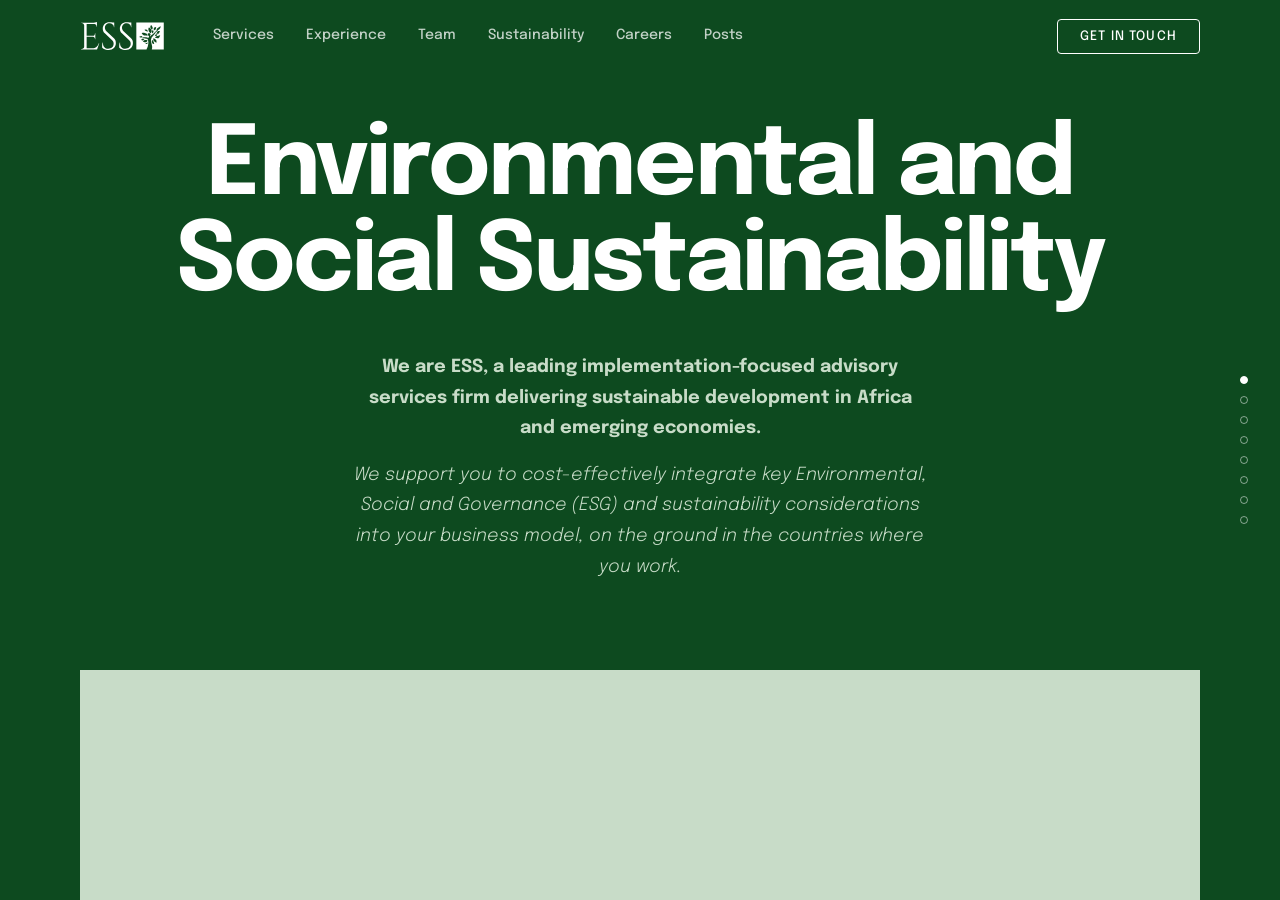
<file: index.html>
<!DOCTYPE html>
<html lang="en">
<head>
  <meta charset="UTF-8">
  <meta name="viewport" content="width=device-width, initial-scale=1.0">
  <title>ESS — Environmental and Social Sustainability</title>
  <link rel="preconnect" href="https://fonts.googleapis.com">
  <link rel="preconnect" href="https://fonts.gstatic.com" crossorigin>
  <link href="https://fonts.googleapis.com/css2?family=Epilogue:ital,wght@0,300;0,400;0,500;0,600;0,700;1,300&display=swap" rel="stylesheet">
  <link rel="stylesheet" href="assets/css/main.css">
</head>
<body class="page-home">

  <!-- NAV -->
  <nav class="nav">
    <div class="nav__inner">
      <a href="index.html"><img src="assets/img/logo-white.svg" alt="ESS" class="nav__logo"></a>
      <div class="nav__links">
        <a href="services.html"       class="nav__link" data-page="services">Services</a>
        <a href="experience.html"     class="nav__link" data-page="experience">Experience</a>
        <a href="team.html"           class="nav__link" data-page="team">Team</a>
        <a href="sustainability.html" class="nav__link" data-page="sustainability">Sustainability</a>
        <a href="careers.html"        class="nav__link" data-page="careers">Careers</a>
        <a href="posts.html"          class="nav__link" data-page="posts">Posts</a>
      </div>
      <a href="contact.html" class="nav__cta">Get in Touch</a>
      <button class="nav__hamburger" aria-label="Open menu">
        <svg width="22" height="22" viewBox="0 0 24 24" fill="none" stroke="white" stroke-width="1.5" stroke-linecap="round">
          <path d="M4 6h16M4 12h16M4 18h16"/>
        </svg>
      </button>
    </div>
  </nav>

  <!-- MOBILE OVERLAY -->
  <div class="nav__overlay">
    <button class="nav__overlay-close" aria-label="Close menu">
      <svg width="24" height="24" viewBox="0 0 24 24" fill="none" stroke="white" stroke-width="1.5" stroke-linecap="round">
        <path d="M18 6L6 18M6 6l12 12"/>
      </svg>
    </button>
    <a href="index.html"          class="nav__overlay-link">Home</a>
    <a href="services.html"       class="nav__overlay-link">Services</a>
    <a href="experience.html"     class="nav__overlay-link">Experience</a>
    <a href="team.html"           class="nav__overlay-link">Team</a>
    <a href="sustainability.html" class="nav__overlay-link">Sustainability</a>
    <a href="careers.html"        class="nav__overlay-link">Careers</a>
    <a href="posts.html"          class="nav__overlay-link">Posts</a>
    <a href="contact.html"        class="nav__overlay-link">Get in Touch</a>
  </div>

  <!-- DOT NAV (generated by JS) -->
  <nav class="dot-nav" id="dot-nav" aria-label="Page sections"></nav>

  <!-- SNAP CONTAINER -->
  <div class="snap-container" id="snap-home">

    <!-- HERO -->
    <section class="snap-section hero hero--centered" id="slide-hero">
      <div class="hero__inner">
        <div class="hero__headline text-display reveal">Environmental and Social Sustainability</div>
        <p class="hero__sub hero__sub--bold reveal">We are ESS, a leading implementation-focused advisory services firm delivering sustainable development in Africa and emerging economies.</p>
        <p class="hero__sub reveal">We support you to cost-effectively integrate key Environmental, Social and Governance (ESG) and sustainability considerations into your business model, on the ground in the countries where you work.</p>
      </div>
      <div class="hero__img"></div>
      <div class="scroll-hint">
        <span>Scroll</span>
        <svg width="14" height="14" viewBox="0 0 24 24" fill="none" stroke="currentColor" stroke-width="2" stroke-linecap="round" stroke-linejoin="round">
          <path d="M12 5v14M5 12l7 7 7-7"/>
        </svg>
      </div>
    </section>

    <!-- CORE VALUES -->
    <section class="snap-section core-values" id="slide-values">
      <div class="core-values__inner">
        <div class="core-values__header reveal">
          <h2 class="text-h2" style="color:var(--color-dark)">Our Core Values</h2>
        </div>
        <div class="card-grid-4 reveal">
          <div class="cv-card">
            <div class="cv-card__img"><span>Photo 4:3</span></div>
            <div class="cv-card__body">
              <p class="cv-card__title">Implementation</p>
              <p class="cv-card__text">We focus on making things happen, not just theory – which is why ESS team members live in the countries where we work. Our teams understand the reality of emerging markets, applying our on-the-ground experience in getting things right and avoiding potential pitfalls in difficult settings.</p>
            </div>
          </div>
          <div class="cv-card">
            <div class="cv-card__img"><span>Photo 4:3</span></div>
            <div class="cv-card__body">
              <p class="cv-card__title">Cost-Effectiveness</p>
              <p class="cv-card__text">ESG shouldn't be expensive, so we've developed a unique low-cost business model that also meets local content requirements. We understand your business needs – as well as those of investors, governments and communities – helping to achieve your business goals cost-effectively.</p>
            </div>
          </div>
          <div class="cv-card">
            <div class="cv-card__img"><span>Photo 4:3</span></div>
            <div class="cv-card__body">
              <p class="cv-card__title">International Quality</p>
              <p class="cv-card__text">ESS produces international quality work at emerging market rates, applying strict quality control and meeting key standards. Our clients have full confidence in our work, knowing that we provide the same high-quality service to small projects and major international financial institutions.</p>
            </div>
          </div>
          <div class="cv-card">
            <div class="cv-card__img"><span>Photo 4:3</span></div>
            <div class="cv-card__body">
              <p class="cv-card__title">Creating Leaders</p>
              <p class="cv-card__text">Our mission is to develop the next generation of HSEC, ESG and sustainability leaders in Africa and emerging markets. We put recent graduates and early-career professionals in the driving seat, providing an innovative and intensive training programme that supports long-term success.</p>
            </div>
          </div>
        </div>
      </div>
    </section>

    <!-- KEY SERVICES -->
    <section class="snap-section key-services" id="slide-services">
      <div class="key-services__inner">
        <div class="key-services__header reveal">
          <h2 class="text-h2" style="color:var(--color-dark)">Key Services</h2>
        </div>
        <div class="service-tile-grid reveal">
          <a href="services.html" class="service-tile">
            <div class="service-tile__bg"></div>
            <div class="service-tile__overlay"></div>
            <span class="service-tile__arrow">↗</span>
            <div class="service-tile__content">
              <p class="service-tile__title">HSEC &amp; ESG Outsourcing</p>
              <p class="service-tile__desc">Our unique implementation-focused service provides an experienced team as well as a Management System aligned with international standards (i.e. IFC PS) at a fixed monthly rate.</p>
            </div>
          </a>
          <a href="services.html" class="service-tile">
            <div class="service-tile__bg"></div>
            <div class="service-tile__overlay"></div>
            <span class="service-tile__arrow">↗</span>
            <div class="service-tile__content">
              <p class="service-tile__title">Due Diligence &amp; Gap Analyses</p>
              <p class="service-tile__desc">ESS is a leading provider of ESG due diligence and gap analysis studies in emerging markets, with in-country teams and experience in national and international standards.</p>
            </div>
          </a>
          <a href="services.html" class="service-tile">
            <div class="service-tile__bg"></div>
            <div class="service-tile__overlay"></div>
            <span class="service-tile__arrow">↗</span>
            <div class="service-tile__content">
              <p class="service-tile__title">IESC, Auditing &amp; Reporting</p>
              <p class="service-tile__desc">We provide Independent Environmental &amp; Social Consultant (IESC) services, third-party audits, and Sustainability Reports in line with ISSB, GRI and other similar standards.</p>
            </div>
          </a>
          <a href="services.html" class="service-tile">
            <div class="service-tile__bg"></div>
            <div class="service-tile__overlay"></div>
            <span class="service-tile__arrow">↗</span>
            <div class="service-tile__content">
              <p class="service-tile__title">Green Finance &amp; Carbon</p>
              <p class="service-tile__desc">ESS is experienced in delivering in-depth analyses of the possibilities for green finance and carbon credits in emerging markets, as well as in supporting on implementation.</p>
            </div>
          </a>
        </div>
      </div>
    </section>

    <!-- UNDERSTANDING HSEC, ESG & SUSTAINABILITY -->
    <section class="snap-section understanding-section" id="slide-definitions">
      <div class="understanding-section__inner">
        <div class="understanding-section__header reveal">
          <h2 class="text-h2" style="color:var(--color-dark)">Understanding HSEC, ESG &amp; Sustainability</h2>
        </div>
        <div class="understanding-grid reveal">
          <div class="understanding-card">
            <div class="understanding-card__img-wrap">
              <div class="understanding-card__img-bg"></div>
              <div class="understanding-card__overlay"></div>
              <p class="understanding-card__img-title">HSEC</p>
            </div>
            <div class="understanding-card__body">
              Risk management and compliance with international standards, frameworks, and guidelines. HSEC issues are usually managed by an HSEC team at the project or company level via an HSEC Management System.
            </div>
          </div>
          <div class="understanding-card">
            <div class="understanding-card__img-wrap">
              <div class="understanding-card__img-bg"></div>
              <div class="understanding-card__overlay"></div>
              <p class="understanding-card__img-title">ESG</p>
            </div>
            <div class="understanding-card__body">
              Performance monitoring of ESG issues across multiple investees or assets. ESG is a financier term, and is focused on risk management and compliance with key investor standards to protect against reputational risk and financial loss.
            </div>
          </div>
          <div class="understanding-card">
            <div class="understanding-card__img-wrap">
              <div class="understanding-card__img-bg"></div>
              <div class="understanding-card__overlay"></div>
              <p class="understanding-card__img-title">Sustainability</p>
            </div>
            <div class="understanding-card__body">
              Aspirational internationally-agreed objectives embodied in the UN Sustainable Development Goals (SDGs). Organisations need to determine how they align with and integrate these objectives into their business model and activities.
            </div>
          </div>
        </div>
      </div>
    </section>

    <!-- WHY OUR CLIENTS CHOOSE US -->
    <section class="snap-section client-reviews" id="slide-clients">
      <div class="client-reviews__inner">
        <div class="client-reviews__header reveal">
          <h2 class="text-h2" style="color:var(--color-dark)">Why Our Clients Choose Us</h2>
        </div>
        <div class="testimonial-carousel">

          <div class="testimonial-track">

            <div class="testimonial-slide">
              <div class="testimonial-left">
                <div class="t-image-placeholder"></div>
                <div class="t-project-label">
                  <span class="t-project-name">Ghoubet 60MW Wind Farm</span>
                  <span class="t-location">📍 Djibouti</span>
                </div>
              </div>
              <div class="testimonial-right">
                <div class="t-client-logo-placeholder"></div>
                <blockquote class="t-quote">
                  "For over 4 years, ESS has provided HSEC Outsourcing for
                  the project. We have several investors with very strict ESG
                  requirements, and have been pleased with the experienced and
                  multi-lingual HSEC team members provided by ESS. We would
                  not hesitate to recommend their services."
                </blockquote>
                <cite class="t-attribution">François Maze, CEO</cite>
              </div>
            </div>

            <div class="testimonial-slide">
              <div class="testimonial-left">
                <div class="t-image-placeholder"></div>
                <div class="t-project-label">
                  <span class="t-project-name">Banio Potash Project</span>
                  <span class="t-location">📍 Gabon</span>
                </div>
              </div>
              <div class="testimonial-right">
                <div class="t-client-logo-placeholder"></div>
                <blockquote class="t-quote">
                  "ESS has helped us since early exploration to navigate
                  community engagement and the ESIA process, while also
                  managing health and safety in a remote area. We also like
                  their commitment to using African team members. They are
                  an integral part of our team."
                </blockquote>
                <cite class="t-attribution">Jason Wilkinson, CEO</cite>
              </div>
            </div>

            <div class="testimonial-slide">
              <div class="testimonial-left">
                <div class="t-image-placeholder"></div>
                <div class="t-project-label">
                  <span class="t-project-name">Manufacturing Africa</span>
                  <span class="t-location">📍 7 Countries</span>
                </div>
              </div>
              <div class="testimonial-right">
                <div class="t-client-logo-placeholder"></div>
                <blockquote class="t-quote">
                  "ESS has provided the Climate &amp; Environment Team for the
                  Programme since 2021. Since then, ESS has demonstrated
                  flexibility, leadership and creativity in developing
                  targeted support for beneficiaries. Their involvement is
                  a crucial component of our success."
                </blockquote>
                <cite class="t-attribution">Thomas Pascoe, Team Leader</cite>
              </div>
            </div>

            <div class="testimonial-slide">
              <div class="testimonial-left">
                <div class="t-image-placeholder"></div>
                <div class="t-project-label">
                  <span class="t-project-name">Climate Fund Managers</span>
                  <span class="t-location">📍 Across Africa</span>
                </div>
              </div>
              <div class="testimonial-right">
                <div class="t-client-logo-placeholder"></div>
                <blockquote class="t-quote">
                  "ESS has provided us with a number of valuable services
                  spanning due diligence auditing, management systems as
                  well as site-based HSEC support. They have helped us fill
                  resource gaps by having a readily-available network of
                  staff to support our project companies."
                </blockquote>
                <cite class="t-attribution">Claire Cummins, Head of ESG</cite>
              </div>
            </div>

          </div><!-- end track -->

          <!-- Controls -->
          <div class="testimonial-controls">
            <button class="t-prev" aria-label="Previous">←</button>
            <div class="t-dots">
              <button class="t-dot active" data-index="0"></button>
              <button class="t-dot" data-index="1"></button>
              <button class="t-dot" data-index="2"></button>
              <button class="t-dot" data-index="3"></button>
            </div>
            <button class="t-next" aria-label="Next">→</button>
          </div>

        </div><!-- end carousel -->
      </div>
    </section>

    <!-- SATISFIED CLIENTS -->
    <section class="snap-section logo-carousel-section" id="slide-logos">
      <div class="logo-carousel-section__inner">
        <div class="logo-carousel-section__header reveal">
          <h2 class="text-h2" style="color:var(--color-dark)">Satisfied Clients</h2>
        </div>
      </div>
      <div class="logo-carousel">
        <div class="logo-track left">
          <div class="logo-item"></div><div class="logo-item"></div><div class="logo-item"></div>
          <div class="logo-item"></div><div class="logo-item"></div><div class="logo-item"></div>
          <div class="logo-item"></div><div class="logo-item"></div><div class="logo-item"></div>
          <div class="logo-item"></div><div class="logo-item"></div><div class="logo-item"></div>
          <div class="logo-item"></div><div class="logo-item"></div>
          <!-- duplicate for seamless loop -->
          <div class="logo-item"></div><div class="logo-item"></div><div class="logo-item"></div>
          <div class="logo-item"></div><div class="logo-item"></div><div class="logo-item"></div>
          <div class="logo-item"></div><div class="logo-item"></div><div class="logo-item"></div>
          <div class="logo-item"></div><div class="logo-item"></div><div class="logo-item"></div>
          <div class="logo-item"></div><div class="logo-item"></div>
        </div>
      </div>
      <div class="logo-carousel logo-carousel--row2">
        <div class="logo-track right">
          <div class="logo-item"></div><div class="logo-item"></div><div class="logo-item"></div>
          <div class="logo-item"></div><div class="logo-item"></div><div class="logo-item"></div>
          <div class="logo-item"></div><div class="logo-item"></div><div class="logo-item"></div>
          <div class="logo-item"></div><div class="logo-item"></div><div class="logo-item"></div>
          <div class="logo-item"></div><div class="logo-item"></div>
          <!-- duplicate for seamless loop -->
          <div class="logo-item"></div><div class="logo-item"></div><div class="logo-item"></div>
          <div class="logo-item"></div><div class="logo-item"></div><div class="logo-item"></div>
          <div class="logo-item"></div><div class="logo-item"></div><div class="logo-item"></div>
          <div class="logo-item"></div><div class="logo-item"></div><div class="logo-item"></div>
          <div class="logo-item"></div><div class="logo-item"></div>
        </div>
      </div>
    </section>

    <!-- CONTACT US -->
    <section class="snap-section contact-summary" id="slide-contact">
      <div class="contact-summary__inner">
        <div class="contact-summary__header reveal">
          <h2 class="text-h2" style="color:var(--color-dark)">Contact Us</h2>
        </div>
        <div class="contact-cards reveal">

          <div class="contact-info-card">
            <div class="contact-info-card__img-wrap">
              <div class="contact-info-card__icon">
                <svg width="20" height="20" viewBox="0 0 24 24" fill="none" stroke="var(--color-dark)" stroke-width="2" stroke-linecap="round" stroke-linejoin="round"><path d="M22 16.92v3a2 2 0 01-2.18 2 19.79 19.79 0 01-8.63-3.07A19.5 19.5 0 013.07 9.88a19.79 19.79 0 01-3.07-8.67A2 2 0 012 .84h3a2 2 0 012 1.72 12.84 12.84 0 00.7 2.81 2 2 0 01-.45 2.11L6.09 8.91a16 16 0 006 6l1.23-1.23a2 2 0 012.11-.45 12.84 12.84 0 002.81.7A2 2 0 0122 16.92z"/></svg>
              </div>
            </div>
            <div class="contact-info-card__body">
              <p class="contact-info-card__label">Phone</p>
              <p class="contact-info-card__office">Senegal Office</p>
              <p class="contact-info-card__line">Office: +221 33 860 9352</p>
              <p class="contact-info-card__line">Mobile: +221 77 099 0555</p>
              <p class="contact-info-card__office" style="margin-top:16px">Kazakhstan Office</p>
              <p class="contact-info-card__line">Mobile: +7 702 160 1717</p>
            </div>
          </div>

          <div class="contact-info-card">
            <div class="contact-info-card__img-wrap">
              <div class="contact-info-card__icon">
                <svg width="20" height="20" viewBox="0 0 24 24" fill="none" stroke="var(--color-dark)" stroke-width="2" stroke-linecap="round" stroke-linejoin="round"><path d="M4 4h16c1.1 0 2 .9 2 2v12c0 1.1-.9 2-2 2H4c-1.1 0-2-.9-2-2V6c0-1.1.9-2 2-2z"/><polyline points="22,6 12,13 2,6"/></svg>
              </div>
            </div>
            <div class="contact-info-card__body">
              <p class="contact-info-card__label">Email</p>
              <p class="contact-info-card__sub">General Enquiries</p>
              <p class="contact-info-card__line">ess@essustainability.com</p>
              <p class="contact-info-card__sub" style="margin-top:12px">Careers &amp; Human Resources</p>
              <p class="contact-info-card__line">hr@essustainability.com</p>
              <p class="contact-info-card__sub" style="margin-top:12px">Accounts &amp; Finance</p>
              <p class="contact-info-card__line">accounts@essustainability.com</p>
            </div>
          </div>

          <div class="contact-info-card">
            <div class="contact-info-card__img-wrap">
              <div class="contact-info-card__icon">
                <svg width="20" height="20" viewBox="0 0 24 24" fill="none" stroke="var(--color-dark)" stroke-width="2" stroke-linecap="round" stroke-linejoin="round"><circle cx="12" cy="12" r="10"/><line x1="2" y1="12" x2="22" y2="12"/><path d="M12 2a15.3 15.3 0 014 10 15.3 15.3 0 01-4 10 15.3 15.3 0 01-4-10 15.3 15.3 0 014-10z"/></svg>
              </div>
            </div>
            <div class="contact-info-card__body">
              <p class="contact-info-card__label">Location</p>
              <p class="contact-info-card__office">Head Office</p>
              <p class="contact-info-card__line">Rue YF 488 x Rue YF 498</p>
              <p class="contact-info-card__line">Virage, Dakar, Senegal</p>
              <div class="contact-info-card__map"><span>Map</span></div>
            </div>
          </div>

        </div>
      </div>
    </section>

    <!-- FOOTER -->
    <section class="snap-section snap-section--footer" id="slide-footer">
      <footer class="footer">
        <div class="footer__inner">
          <div class="footer__top">
            <a href="index.html"><img src="assets/img/logo-white.svg" alt="ESS" class="footer__logo"></a>
            <nav class="footer__links">
              <a href="services.html"       class="footer__link">Services</a>
              <a href="experience.html"     class="footer__link">Experience</a>
              <a href="team.html"           class="footer__link">Team</a>
              <a href="sustainability.html" class="footer__link">Sustainability</a>
              <a href="careers.html"        class="footer__link">Careers</a>
              <a href="contact.html"        class="footer__link">Contact</a>
            </nav>
          </div>
          <p class="footer__tagline">Sustainability where it is most needed.</p>
          <div class="footer__divider"></div>
          <div class="footer__bottom">
            <span class="footer__copy">© 2026 Environmental and Social Sustainability Ltd. · Dakar, Senegal</span>
            <div class="footer__social">
              <span class="footer__lang">EN <span class="footer__lang-divider">|</span> FR</span>
              <a href="https://www.linkedin.com/company/ess-africa" target="_blank" rel="noopener" aria-label="ESS on LinkedIn">
                <svg class="icon-linkedin" viewBox="0 0 24 24"><rect x="2" y="2" width="20" height="20" rx="3"/><path d="M7 10v7M7 7v.01M12 17v-4a2 2 0 014 0v4M12 10v7"/></svg>
              </a>
            </div>
          </div>
        </div>
      </footer>
    </section>

  </div><!-- /.snap-container -->

  <script src="assets/js/main.js"></script>
</body>
</html>
</file>
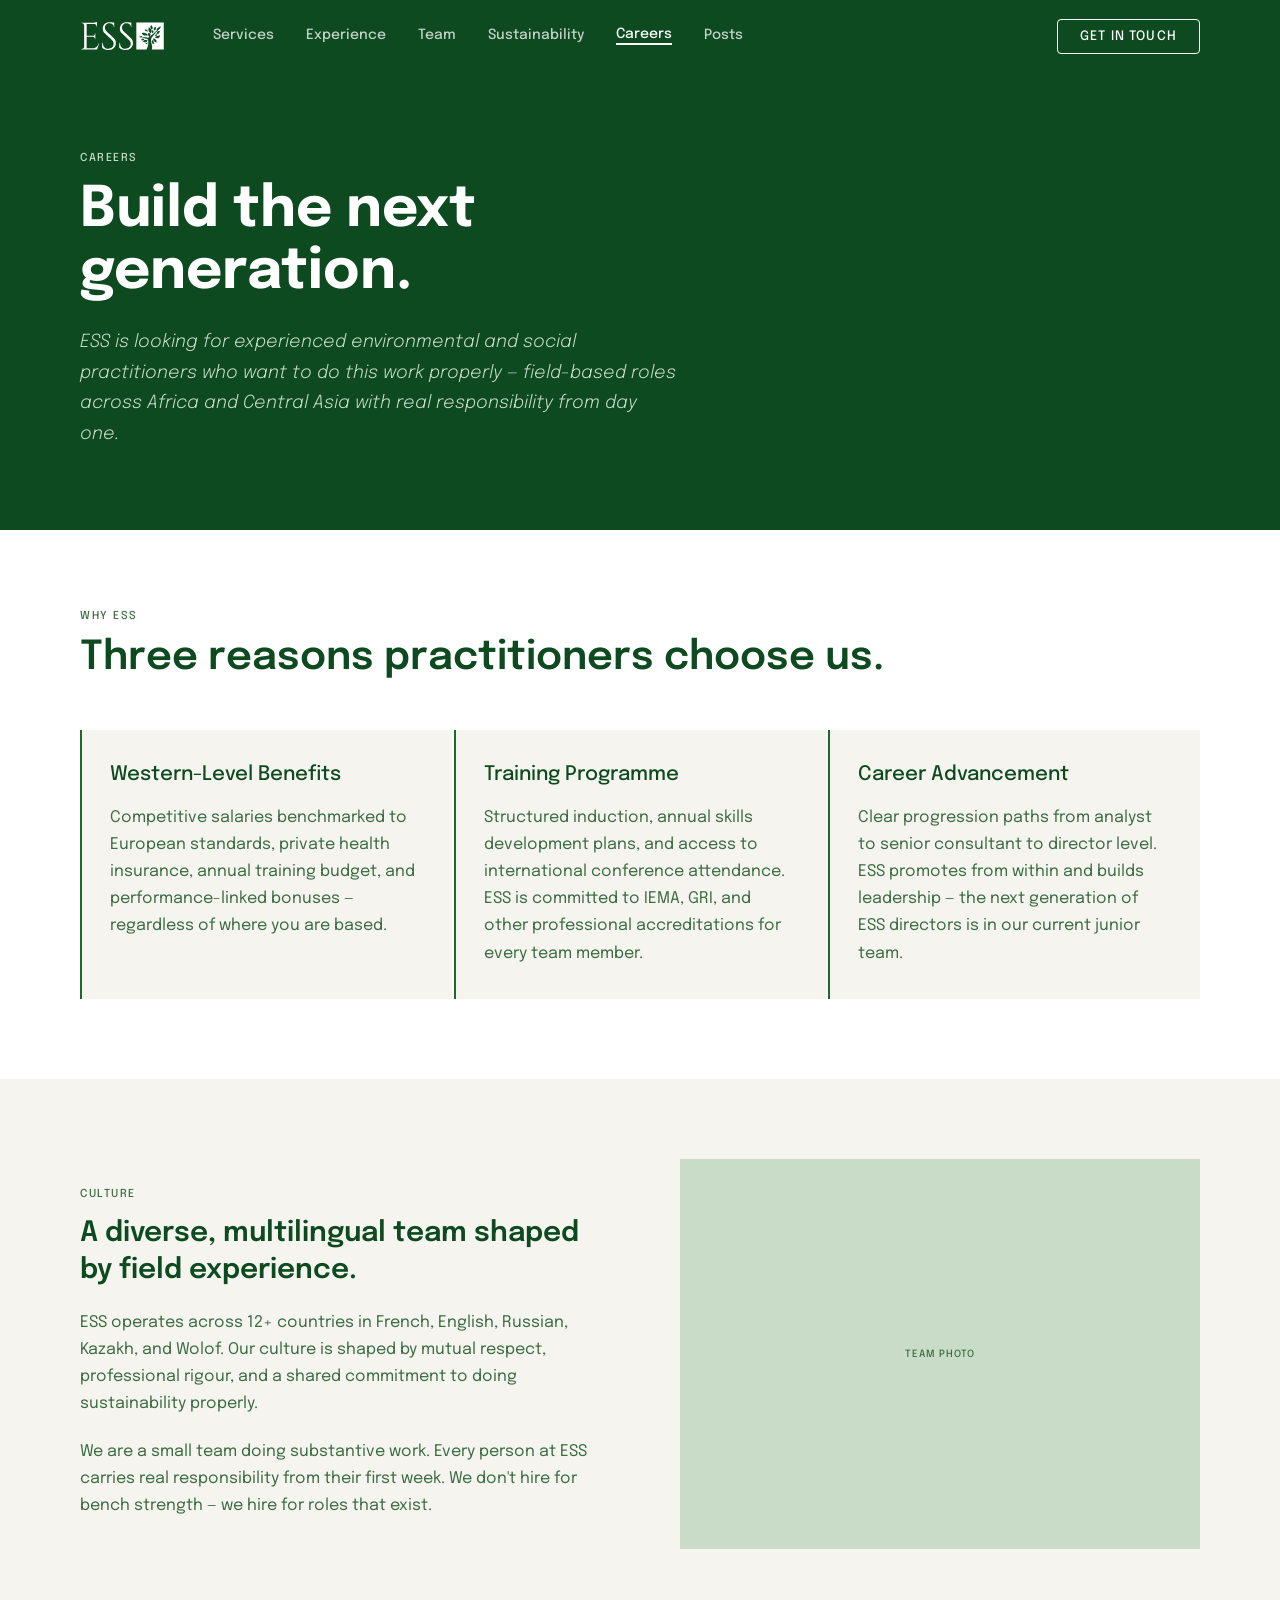
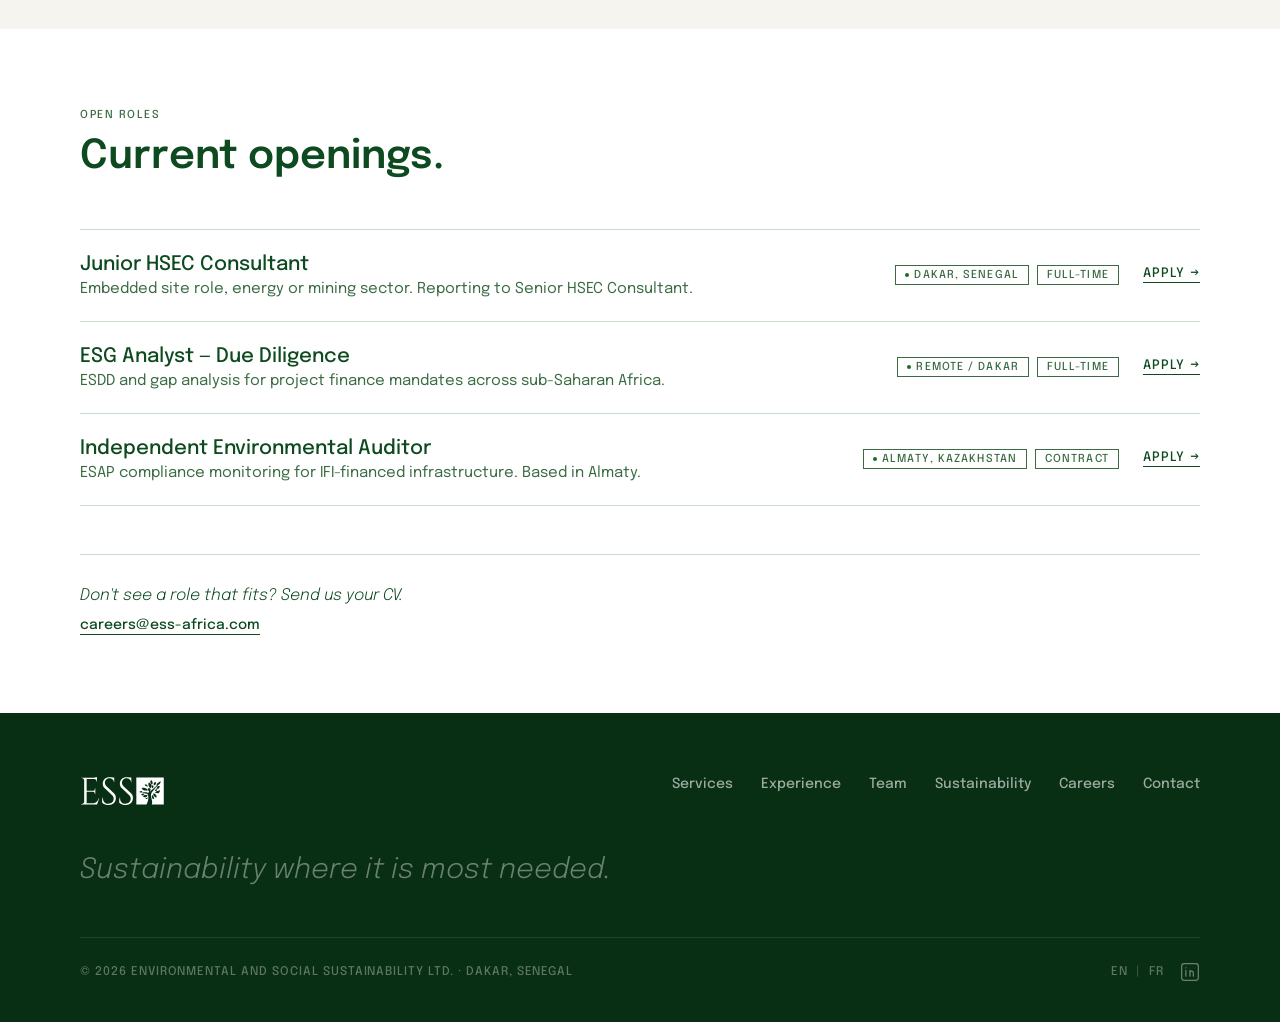
<file: careers.html>
<!DOCTYPE html>
<html lang="en">
<head>
  <meta charset="UTF-8">
  <meta name="viewport" content="width=device-width, initial-scale=1.0">
  <title>Careers — ESS</title>
  <link rel="preconnect" href="https://fonts.googleapis.com">
  <link rel="preconnect" href="https://fonts.gstatic.com" crossorigin>
  <link href="https://fonts.googleapis.com/css2?family=Epilogue:ital,wght@0,300;0,400;0,500;0,600;0,700;1,300&display=swap" rel="stylesheet">
  <link rel="stylesheet" href="assets/css/main.css">
</head>
<body class="page-careers">

  <nav class="nav">
    <div class="nav__inner">
      <a href="index.html"><img src="assets/img/logo-white.svg" alt="ESS" class="nav__logo"></a>
      <div class="nav__links">
        <a href="services.html"       class="nav__link" data-page="services">Services</a>
        <a href="experience.html"     class="nav__link" data-page="experience">Experience</a>
        <a href="team.html"           class="nav__link" data-page="team">Team</a>
        <a href="sustainability.html" class="nav__link" data-page="sustainability">Sustainability</a>
        <a href="careers.html"        class="nav__link" data-page="careers">Careers</a>
        <a href="posts.html"          class="nav__link" data-page="posts">Posts</a>
      </div>
      <a href="contact.html" class="nav__cta">Get in Touch</a>
      <button class="nav__hamburger" aria-label="Open menu">
        <svg width="22" height="22" viewBox="0 0 24 24" fill="none" stroke="white" stroke-width="1.5" stroke-linecap="round">
          <path d="M4 6h16M4 12h16M4 18h16"/>
        </svg>
      </button>
    </div>
  </nav>

  <div class="nav__overlay">
    <button class="nav__overlay-close" aria-label="Close menu">
      <svg width="24" height="24" viewBox="0 0 24 24" fill="none" stroke="white" stroke-width="1.5" stroke-linecap="round">
        <path d="M18 6L6 18M6 6l12 12"/>
      </svg>
    </button>
    <a href="index.html"          class="nav__overlay-link">Home</a>
    <a href="services.html"       class="nav__overlay-link">Services</a>
    <a href="experience.html"     class="nav__overlay-link">Experience</a>
    <a href="team.html"           class="nav__overlay-link">Team</a>
    <a href="sustainability.html" class="nav__overlay-link">Sustainability</a>
    <a href="careers.html"        class="nav__overlay-link">Careers</a>
    <a href="posts.html"          class="nav__overlay-link">Posts</a>
    <a href="contact.html"        class="nav__overlay-link">Get in Touch</a>
  </div>

  <div class="nav-spacer"></div>

  <!-- PAGE HERO — dark -->
  <section class="page-hero page-hero--dark">
    <div class="page-hero__inner">
      <p class="section-label page-hero__label" style="color:var(--color-light)">Careers</p>
      <h1 class="page-hero__title">Build the next generation.</h1>
      <p class="page-hero__sub">ESS is looking for experienced environmental and social practitioners who want to do this work properly — field-based roles across Africa and Central Asia with real responsibility from day one.</p>
    </div>
  </section>

  <!-- BENEFITS -->
  <section style="background:white;padding:80px 80px">
    <div style="max-width:var(--max-w);margin:0 auto">
      <p class="section-label" style="margin-bottom:12px">Why ESS</p>
      <h2 class="text-h2" style="color:var(--color-dark);margin-bottom:48px">Three reasons practitioners choose us.</h2>
      <div class="benefits-grid reveal">
        <div class="benefit-card">
          <h3 class="benefit-card__title">Western-Level Benefits</h3>
          <p class="benefit-card__body">Competitive salaries benchmarked to European standards, private health insurance, annual training budget, and performance-linked bonuses — regardless of where you are based.</p>
        </div>
        <div class="benefit-card">
          <h3 class="benefit-card__title">Training Programme</h3>
          <p class="benefit-card__body">Structured induction, annual skills development plans, and access to international conference attendance. ESS is committed to IEMA, GRI, and other professional accreditations for every team member.</p>
        </div>
        <div class="benefit-card">
          <h3 class="benefit-card__title">Career Advancement</h3>
          <p class="benefit-card__body">Clear progression paths from analyst to senior consultant to director level. ESS promotes from within and builds leadership — the next generation of ESS directors is in our current junior team.</p>
        </div>
      </div>
    </div>
  </section>

  <!-- CULTURE -->
  <section style="background:var(--color-bg);padding:80px 80px">
    <div style="max-width:var(--max-w);margin:0 auto">
      <div class="culture-grid reveal">
        <div>
          <p class="section-label" style="margin-bottom:16px">Culture</p>
          <h2 class="text-h3" style="color:var(--color-dark);margin-bottom:20px">A diverse, multilingual team shaped by field experience.</h2>
          <p class="text-body" style="color:var(--color-mid);margin-bottom:20px">ESS operates across 12+ countries in French, English, Russian, Kazakh, and Wolof. Our culture is shaped by mutual respect, professional rigour, and a shared commitment to doing sustainability properly.</p>
          <p class="text-body" style="color:var(--color-mid)">We are a small team doing substantive work. Every person at ESS carries real responsibility from their first week. We don't hire for bench strength — we hire for roles that exist.</p>
        </div>
        <div class="culture-img">
          <span>Team Photo</span>
        </div>
      </div>
    </div>
  </section>

  <!-- OPEN ROLES -->
  <section style="background:white;padding:80px 80px">
    <div style="max-width:var(--max-w);margin:0 auto">
      <p class="section-label" style="margin-bottom:12px">Open Roles</p>
      <h2 class="text-h2" style="color:var(--color-dark);margin-bottom:48px">Current openings.</h2>

      <div class="roles-list reveal">
        <div class="role-row">
          <div>
            <p class="role-row__title">Junior HSEC Consultant</p>
            <p class="role-row__desc">Embedded site role, energy or mining sector. Reporting to Senior HSEC Consultant.</p>
          </div>
          <div class="role-row__tags">
            <span class="tag tag--dot">Dakar, Senegal</span>
            <span class="tag">Full-Time</span>
          </div>
          <a href="contact.html" class="role-row__apply">Apply →</a>
        </div>
        <div class="role-row">
          <div>
            <p class="role-row__title">ESG Analyst — Due Diligence</p>
            <p class="role-row__desc">ESDD and gap analysis for project finance mandates across sub-Saharan Africa.</p>
          </div>
          <div class="role-row__tags">
            <span class="tag tag--dot">Remote / Dakar</span>
            <span class="tag">Full-Time</span>
          </div>
          <a href="contact.html" class="role-row__apply">Apply →</a>
        </div>
        <div class="role-row">
          <div>
            <p class="role-row__title">Independent Environmental Auditor</p>
            <p class="role-row__desc">ESAP compliance monitoring for IFI-financed infrastructure. Based in Almaty.</p>
          </div>
          <div class="role-row__tags">
            <span class="tag tag--dot">Almaty, Kazakhstan</span>
            <span class="tag">Contract</span>
          </div>
          <a href="contact.html" class="role-row__apply">Apply →</a>
        </div>
      </div>

      <div style="margin-top:48px;padding-top:32px;border-top:1px solid var(--color-light)">
        <p style="font-size:16px;font-weight:300;font-style:italic;color:var(--color-dark);margin-bottom:12px">Don't see a role that fits? Send us your CV.</p>
        <a href="mailto:careers@ess-africa.com" class="inline-link">careers@ess-africa.com</a>
      </div>
    </div>
  </section>

  <!-- FOOTER -->
  <footer class="footer">
    <div class="footer__inner">
      <div class="footer__top">
        <a href="index.html"><img src="assets/img/logo-white.svg" alt="ESS" class="footer__logo"></a>
        <nav class="footer__links">
          <a href="services.html"       class="footer__link">Services</a>
          <a href="experience.html"     class="footer__link">Experience</a>
          <a href="team.html"           class="footer__link">Team</a>
          <a href="sustainability.html" class="footer__link">Sustainability</a>
          <a href="careers.html"        class="footer__link">Careers</a>
          <a href="contact.html"        class="footer__link">Contact</a>
        </nav>
      </div>
      <p class="footer__tagline">Sustainability where it is most needed.</p>
      <div class="footer__divider"></div>
      <div class="footer__bottom">
        <span class="footer__copy">© 2026 Environmental and Social Sustainability Ltd. · Dakar, Senegal</span>
        <div class="footer__social">
          <span class="footer__lang">EN <span class="footer__lang-divider">|</span> FR</span>
          <a href="https://www.linkedin.com/company/ess-africa" target="_blank" rel="noopener" aria-label="ESS on LinkedIn">
            <svg class="icon-linkedin" viewBox="0 0 24 24"><rect x="2" y="2" width="20" height="20" rx="3"/><path d="M7 10v7M7 7v.01M12 17v-4a2 2 0 014 0v4M12 10v7"/></svg>
          </a>
        </div>
      </div>
    </div>
  </footer>

  <script src="assets/js/main.js"></script>
</body>
</html>
</file>
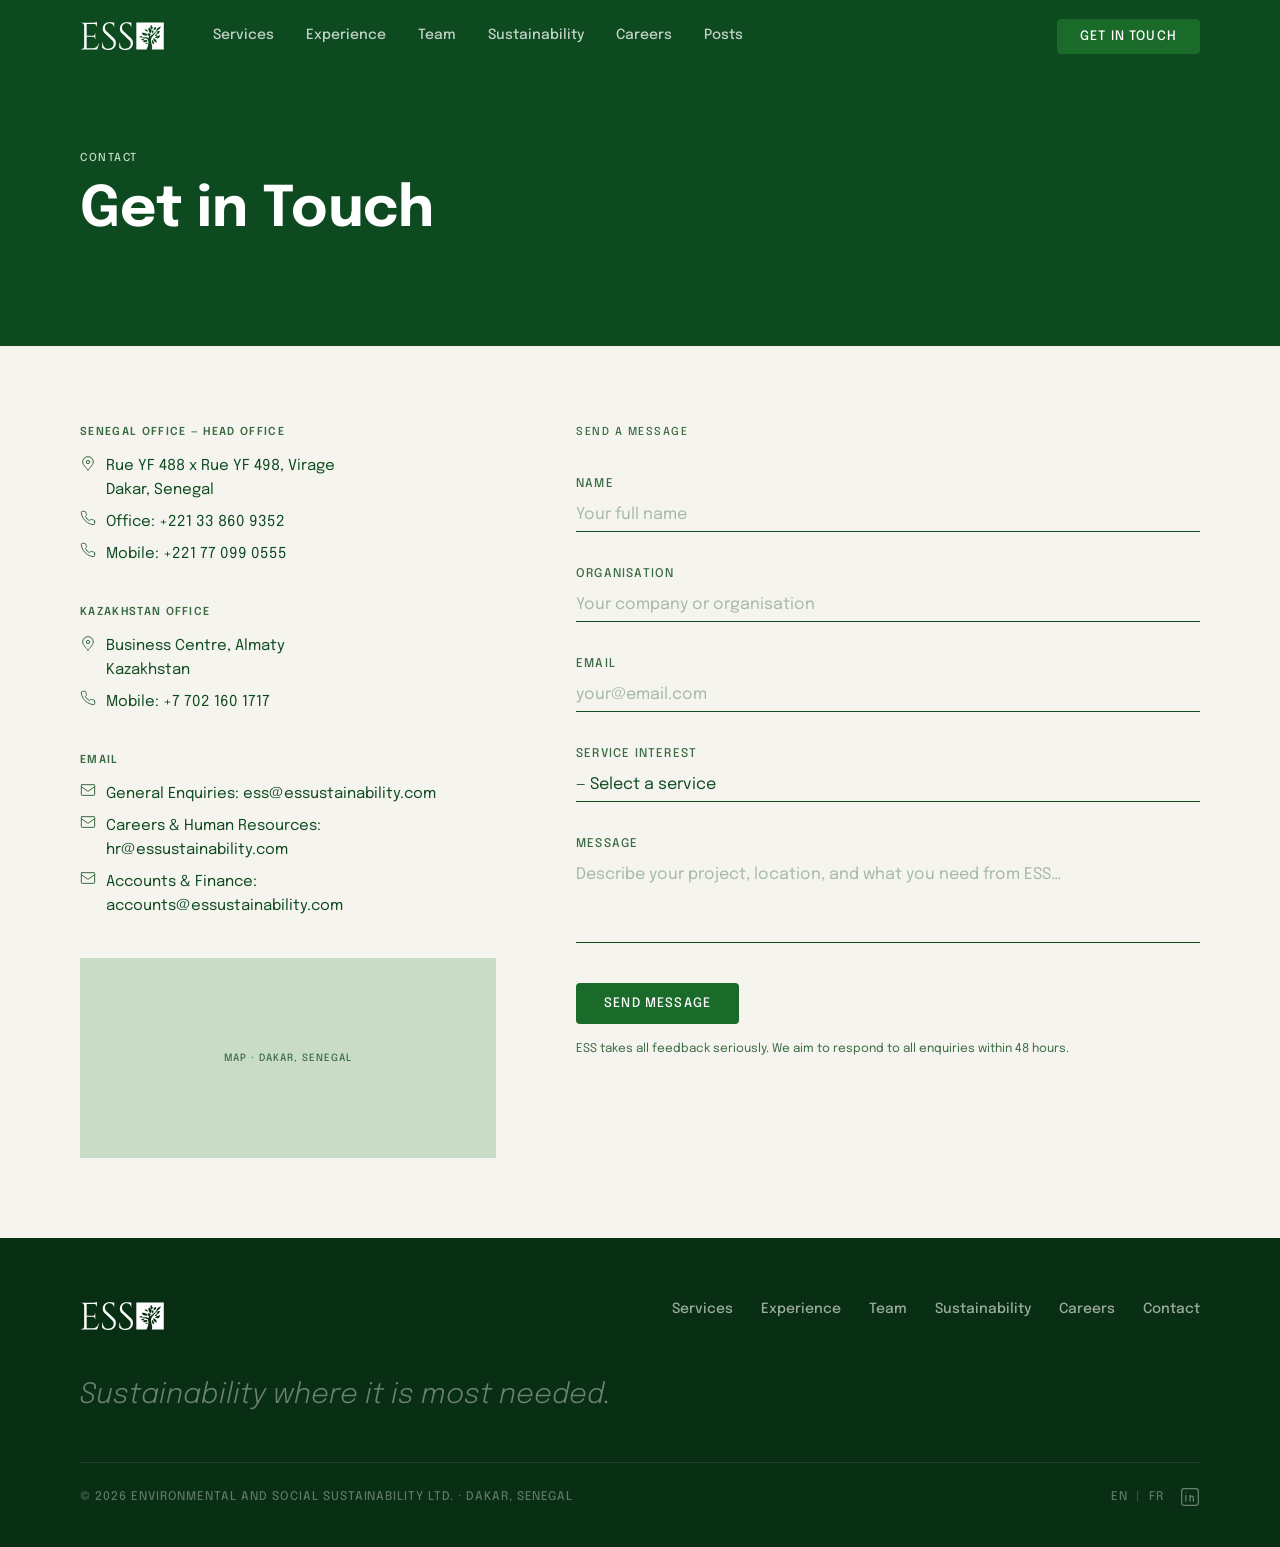
<file: contact.html>
<!DOCTYPE html>
<html lang="en">
<head>
  <meta charset="UTF-8">
  <meta name="viewport" content="width=device-width, initial-scale=1.0">
  <title>Contact — ESS</title>
  <link rel="preconnect" href="https://fonts.googleapis.com">
  <link rel="preconnect" href="https://fonts.gstatic.com" crossorigin>
  <link href="https://fonts.googleapis.com/css2?family=Epilogue:ital,wght@0,300;0,400;0,500;0,600;0,700;1,300&display=swap" rel="stylesheet">
  <link rel="stylesheet" href="assets/css/main.css">
</head>
<body class="page-contact">

  <nav class="nav">
    <div class="nav__inner">
      <a href="index.html"><img src="assets/img/logo-white.svg" alt="ESS" class="nav__logo"></a>
      <div class="nav__links">
        <a href="services.html"       class="nav__link" data-page="services">Services</a>
        <a href="experience.html"     class="nav__link" data-page="experience">Experience</a>
        <a href="team.html"           class="nav__link" data-page="team">Team</a>
        <a href="sustainability.html" class="nav__link" data-page="sustainability">Sustainability</a>
        <a href="careers.html"        class="nav__link" data-page="careers">Careers</a>
        <a href="posts.html"          class="nav__link" data-page="posts">Posts</a>
      </div>
      <a href="contact.html" class="nav__cta nav__cta--active">Get in Touch</a>
      <button class="nav__hamburger" aria-label="Open menu">
        <svg width="22" height="22" viewBox="0 0 24 24" fill="none" stroke="white" stroke-width="1.5" stroke-linecap="round">
          <path d="M4 6h16M4 12h16M4 18h16"/>
        </svg>
      </button>
    </div>
  </nav>

  <div class="nav__overlay">
    <button class="nav__overlay-close" aria-label="Close menu">
      <svg width="24" height="24" viewBox="0 0 24 24" fill="none" stroke="white" stroke-width="1.5" stroke-linecap="round">
        <path d="M18 6L6 18M6 6l12 12"/>
      </svg>
    </button>
    <a href="index.html"          class="nav__overlay-link">Home</a>
    <a href="services.html"       class="nav__overlay-link">Services</a>
    <a href="experience.html"     class="nav__overlay-link">Experience</a>
    <a href="team.html"           class="nav__overlay-link">Team</a>
    <a href="sustainability.html" class="nav__overlay-link">Sustainability</a>
    <a href="careers.html"        class="nav__overlay-link">Careers</a>
    <a href="posts.html"          class="nav__overlay-link">Posts</a>
    <a href="contact.html"        class="nav__overlay-link">Get in Touch</a>
  </div>

  <div class="nav-spacer"></div>

  <!-- PAGE HERO — dark, minimal -->
  <section class="page-hero page-hero--dark">
    <div class="page-hero__inner">
      <p class="section-label page-hero__label" style="color:var(--color-light)">Contact</p>
      <h1 class="page-hero__title">Get in Touch</h1>
    </div>
  </section>

  <!-- CONTACT BODY -->
  <section style="background:var(--color-bg);padding:80px 80px">
    <div style="max-width:var(--max-w);margin:0 auto">
      <div class="contact-grid">

        <!-- LEFT: offices + emails -->
        <div>
          <!-- Senegal -->
          <div class="office-block">
            <p class="office-block__label">Senegal Office — Head Office</p>
            <div class="office-block__row">
              <svg width="16" height="16" viewBox="0 0 24 24" fill="none" stroke="var(--color-mid)" stroke-width="1.5" stroke-linecap="round" style="flex-shrink:0;margin-top:2px">
                <path d="M12 21s-8-7.5-8-12a8 8 0 0116 0c0 4.5-8 12-8 12z"/><circle cx="12" cy="9" r="2.5"/>
              </svg>
              <p>Rue YF 488 x Rue YF 498, Virage<br>Dakar, Senegal</p>
            </div>
            <div class="office-block__row">
              <svg width="16" height="16" viewBox="0 0 24 24" fill="none" stroke="var(--color-mid)" stroke-width="1.5" stroke-linecap="round" stroke-linejoin="round" style="flex-shrink:0">
                <path d="M22 16.92v3a2 2 0 01-2.18 2 19.79 19.79 0 01-8.63-3.07A19.5 19.5 0 015 12.84a19.79 19.79 0 01-3.07-8.67A2 2 0 013.91 2h3a2 2 0 012 1.72 12.84 12.84 0 00.7 2.81 2 2 0 01-.45 2.11L8.09 9.91a16 16 0 006 6l1.27-1.27a2 2 0 012.11-.45 12.84 12.84 0 002.81.7A2 2 0 0122 16.92z"/>
              </svg>
              <span>Office: +221 33 860 9352</span>
            </div>
            <div class="office-block__row">
              <svg width="16" height="16" viewBox="0 0 24 24" fill="none" stroke="var(--color-mid)" stroke-width="1.5" stroke-linecap="round" stroke-linejoin="round" style="flex-shrink:0">
                <path d="M22 16.92v3a2 2 0 01-2.18 2 19.79 19.79 0 01-8.63-3.07A19.5 19.5 0 015 12.84a19.79 19.79 0 01-3.07-8.67A2 2 0 013.91 2h3a2 2 0 012 1.72 12.84 12.84 0 00.7 2.81 2 2 0 01-.45 2.11L8.09 9.91a16 16 0 006 6l1.27-1.27a2 2 0 012.11-.45 12.84 12.84 0 002.81.7A2 2 0 0122 16.92z"/>
              </svg>
              <span>Mobile: +221 77 099 0555</span>
            </div>
          </div>

          <!-- Kazakhstan -->
          <div class="office-block">
            <p class="office-block__label">Kazakhstan Office</p>
            <div class="office-block__row">
              <svg width="16" height="16" viewBox="0 0 24 24" fill="none" stroke="var(--color-mid)" stroke-width="1.5" stroke-linecap="round" style="flex-shrink:0;margin-top:2px">
                <path d="M12 21s-8-7.5-8-12a8 8 0 0116 0c0 4.5-8 12-8 12z"/><circle cx="12" cy="9" r="2.5"/>
              </svg>
              <p>Business Centre, Almaty<br>Kazakhstan</p>
            </div>
            <div class="office-block__row">
              <svg width="16" height="16" viewBox="0 0 24 24" fill="none" stroke="var(--color-mid)" stroke-width="1.5" stroke-linecap="round" stroke-linejoin="round" style="flex-shrink:0">
                <path d="M22 16.92v3a2 2 0 01-2.18 2 19.79 19.79 0 01-8.63-3.07A19.5 19.5 0 015 12.84a19.79 19.79 0 01-3.07-8.67A2 2 0 013.91 2h3a2 2 0 012 1.72 12.84 12.84 0 00.7 2.81 2 2 0 01-.45 2.11L8.09 9.91a16 16 0 006 6l1.27-1.27a2 2 0 012.11-.45 12.84 12.84 0 002.81.7A2 2 0 0122 16.92z"/>
              </svg>
              <span>Mobile: +7 702 160 1717</span>
            </div>
          </div>

          <!-- Email -->
          <div class="office-block">
            <p class="office-block__label">Email</p>
            <div class="office-block__row">
              <svg width="16" height="16" viewBox="0 0 24 24" fill="none" stroke="var(--color-mid)" stroke-width="1.5" stroke-linecap="round" stroke-linejoin="round" style="flex-shrink:0">
                <rect x="2" y="4" width="20" height="16" rx="1"/><path d="M2 7l10 7 10-7"/>
              </svg>
              <span>General Enquiries: <a href="mailto:ess@essustainability.com">ess@essustainability.com</a></span>
            </div>
            <div class="office-block__row">
              <svg width="16" height="16" viewBox="0 0 24 24" fill="none" stroke="var(--color-mid)" stroke-width="1.5" stroke-linecap="round" stroke-linejoin="round" style="flex-shrink:0">
                <rect x="2" y="4" width="20" height="16" rx="1"/><path d="M2 7l10 7 10-7"/>
              </svg>
              <span>Careers &amp; Human Resources: <a href="mailto:hr@essustainability.com">hr@essustainability.com</a></span>
            </div>
            <div class="office-block__row">
              <svg width="16" height="16" viewBox="0 0 24 24" fill="none" stroke="var(--color-mid)" stroke-width="1.5" stroke-linecap="round" stroke-linejoin="round" style="flex-shrink:0">
                <rect x="2" y="4" width="20" height="16" rx="1"/><path d="M2 7l10 7 10-7"/>
              </svg>
              <span>Accounts &amp; Finance: <a href="mailto:accounts@essustainability.com">accounts@essustainability.com</a></span>
            </div>
          </div>

          <!-- Map placeholder -->
          <div class="contact-map">
            <span>Map · Dakar, Senegal</span>
          </div>
        </div>

        <!-- RIGHT: form -->
        <div>
          <p class="form-section-label">Send a Message</p>
          <form class="form-fields" action="#" method="post">
            <div class="form-field">
              <label for="name">Name</label>
              <input type="text" id="name" name="name" placeholder="Your full name" autocomplete="name">
            </div>
            <div class="form-field">
              <label for="org">Organisation</label>
              <input type="text" id="org" name="organisation" placeholder="Your company or organisation">
            </div>
            <div class="form-field">
              <label for="email">Email</label>
              <input type="email" id="email" name="email" placeholder="your@email.com" autocomplete="email">
            </div>
            <div class="form-field">
              <label for="service">Service Interest</label>
              <select id="service" name="service">
                <option value="">— Select a service</option>
                <option value="hsec">HSEC Outsourcing</option>
                <option value="esg">ESG Due Diligence &amp; Gap Analysis</option>
                <option value="iesc">IESC / Independent Audit Services</option>
                <option value="green">Green Finance &amp; Carbon Credits</option>
                <option value="general">General Enquiry</option>
              </select>
            </div>
            <div class="form-field">
              <label for="message">Message</label>
              <textarea id="message" name="message" rows="4" placeholder="Describe your project, location, and what you need from ESS…"></textarea>
            </div>
            <div>
              <button type="submit" class="btn btn--primary">Send Message</button>
              <p class="form-footer-note">ESS takes all feedback seriously. We aim to respond to all enquiries within 48 hours.</p>
            </div>
          </form>
        </div>

      </div>
    </div>
  </section>

  <!-- FOOTER -->
  <footer class="footer">
    <div class="footer__inner">
      <div class="footer__top">
        <a href="index.html"><img src="assets/img/logo-white.svg" alt="ESS" class="footer__logo"></a>
        <nav class="footer__links">
          <a href="services.html"       class="footer__link">Services</a>
          <a href="experience.html"     class="footer__link">Experience</a>
          <a href="team.html"           class="footer__link">Team</a>
          <a href="sustainability.html" class="footer__link">Sustainability</a>
          <a href="careers.html"        class="footer__link">Careers</a>
          <a href="contact.html"        class="footer__link">Contact</a>
        </nav>
      </div>
      <p class="footer__tagline">Sustainability where it is most needed.</p>
      <div class="footer__divider"></div>
      <div class="footer__bottom">
        <span class="footer__copy">© 2026 Environmental and Social Sustainability Ltd. · Dakar, Senegal</span>
        <div class="footer__social">
          <span class="footer__lang">EN <span class="footer__lang-divider">|</span> FR</span>
          <a href="https://www.linkedin.com/company/ess-africa" target="_blank" rel="noopener" aria-label="ESS on LinkedIn">
            <svg class="icon-linkedin" viewBox="0 0 24 24"><rect x="2" y="2" width="20" height="20" rx="3"/><path d="M7 10v7M7 7v.01M12 17v-4a2 2 0 014 0v4M12 10v7"/></svg>
          </a>
        </div>
      </div>
    </div>
  </footer>

  <script src="assets/js/main.js"></script>
</body>
</html>
</file>
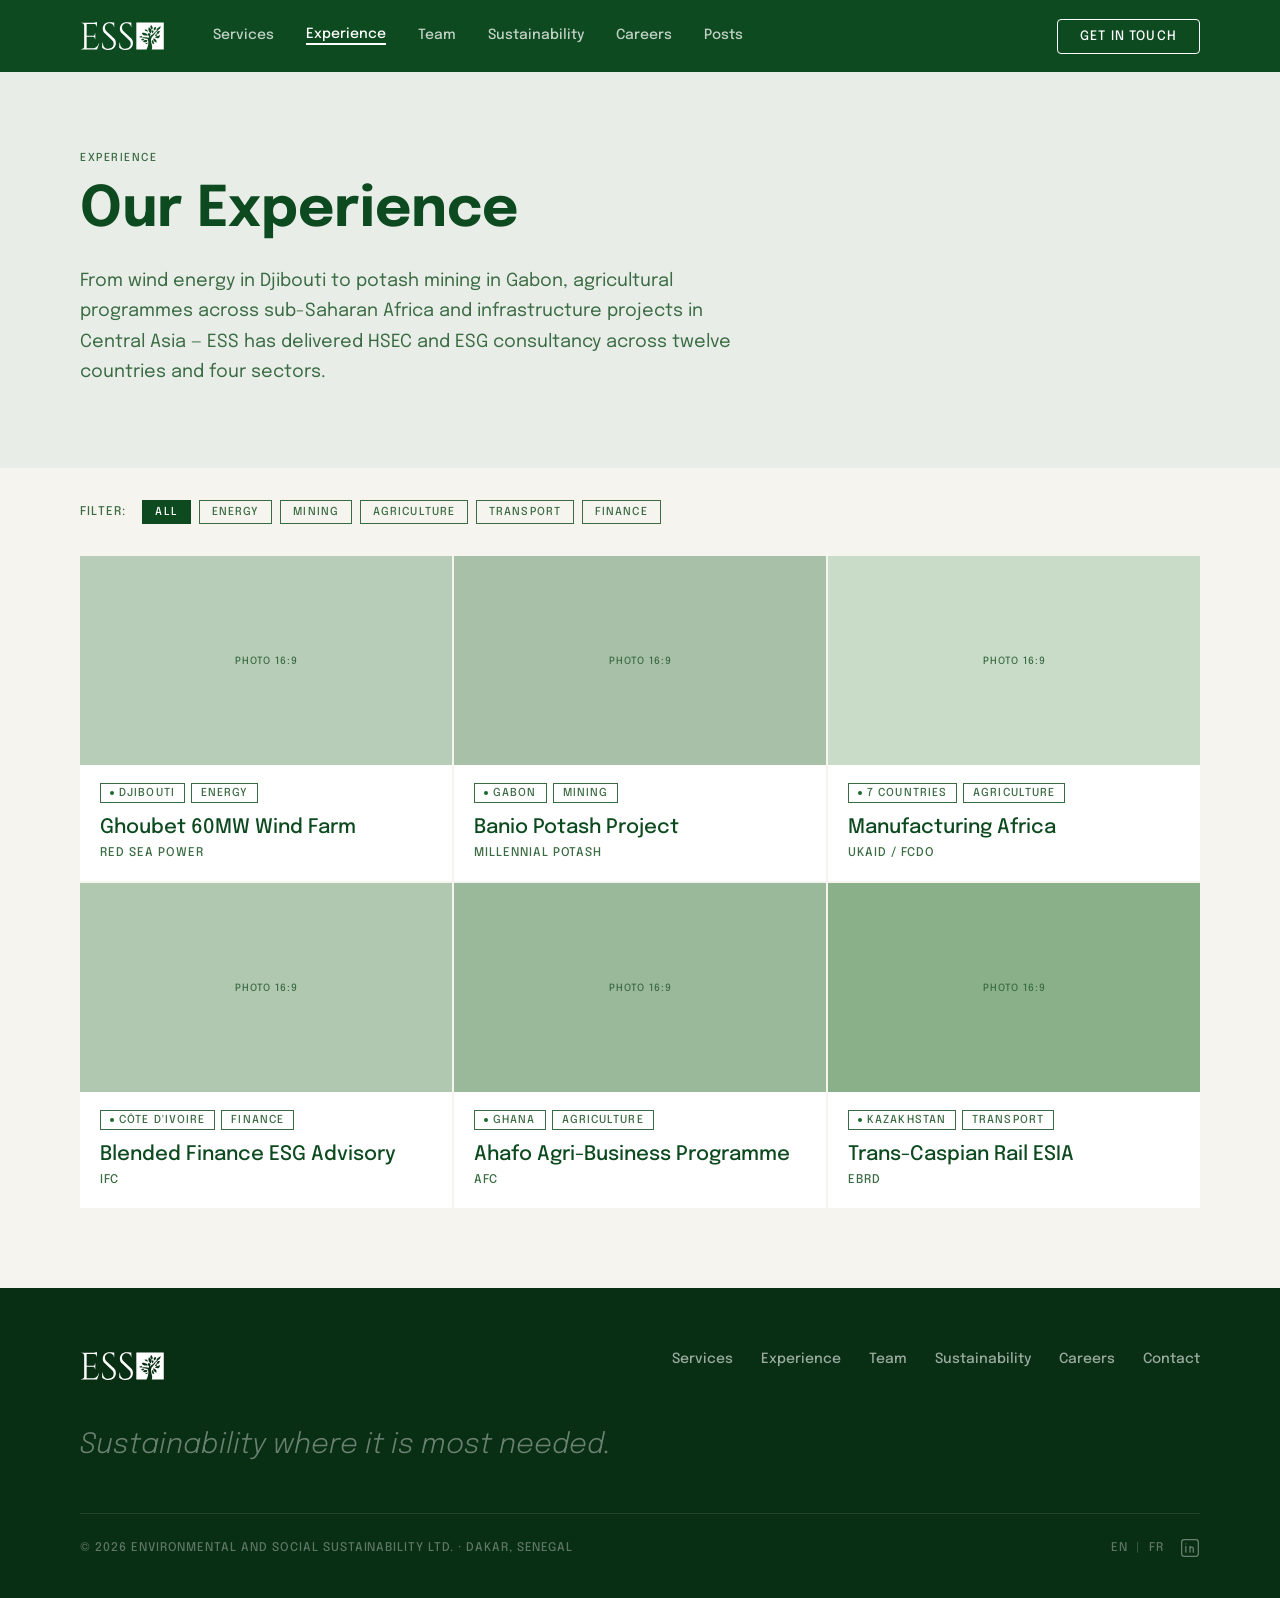
<file: experience.html>
<!DOCTYPE html>
<html lang="en">
<head>
  <meta charset="UTF-8">
  <meta name="viewport" content="width=device-width, initial-scale=1.0">
  <title>Experience — ESS</title>
  <link rel="preconnect" href="https://fonts.googleapis.com">
  <link rel="preconnect" href="https://fonts.gstatic.com" crossorigin>
  <link href="https://fonts.googleapis.com/css2?family=Epilogue:ital,wght@0,300;0,400;0,500;0,600;0,700;1,300&display=swap" rel="stylesheet">
  <link rel="stylesheet" href="assets/css/main.css">
</head>
<body class="page-experience">

  <nav class="nav">
    <div class="nav__inner">
      <a href="index.html"><img src="assets/img/logo-white.svg" alt="ESS" class="nav__logo"></a>
      <div class="nav__links">
        <a href="services.html"       class="nav__link" data-page="services">Services</a>
        <a href="experience.html"     class="nav__link" data-page="experience">Experience</a>
        <a href="team.html"           class="nav__link" data-page="team">Team</a>
        <a href="sustainability.html" class="nav__link" data-page="sustainability">Sustainability</a>
        <a href="careers.html"        class="nav__link" data-page="careers">Careers</a>
        <a href="posts.html"          class="nav__link" data-page="posts">Posts</a>
      </div>
      <a href="contact.html" class="nav__cta">Get in Touch</a>
      <button class="nav__hamburger" aria-label="Open menu">
        <svg width="22" height="22" viewBox="0 0 24 24" fill="none" stroke="white" stroke-width="1.5" stroke-linecap="round">
          <path d="M4 6h16M4 12h16M4 18h16"/>
        </svg>
      </button>
    </div>
  </nav>

  <div class="nav__overlay">
    <button class="nav__overlay-close" aria-label="Close menu">
      <svg width="24" height="24" viewBox="0 0 24 24" fill="none" stroke="white" stroke-width="1.5" stroke-linecap="round">
        <path d="M18 6L6 18M6 6l12 12"/>
      </svg>
    </button>
    <a href="index.html"          class="nav__overlay-link">Home</a>
    <a href="services.html"       class="nav__overlay-link">Services</a>
    <a href="experience.html"     class="nav__overlay-link">Experience</a>
    <a href="team.html"           class="nav__overlay-link">Team</a>
    <a href="sustainability.html" class="nav__overlay-link">Sustainability</a>
    <a href="careers.html"        class="nav__overlay-link">Careers</a>
    <a href="posts.html"          class="nav__overlay-link">Posts</a>
    <a href="contact.html"        class="nav__overlay-link">Get in Touch</a>
  </div>

  <div class="nav-spacer"></div>

  <!-- PAGE HERO -->
  <section class="page-hero">
    <div class="page-hero__inner">
      <p class="section-label page-hero__label">Experience</p>
      <h1 class="page-hero__title">Our Experience</h1>
      <p class="page-hero__sub">From wind energy in Djibouti to potash mining in Gabon, agricultural programmes across sub-Saharan Africa and infrastructure projects in Central Asia — ESS has delivered HSEC and ESG consultancy across twelve countries and four sectors.</p>
    </div>
  </section>

  <!-- FILTER ROW -->
  <div class="filter-row">
    <div class="filter-row__inner">
      <span class="filter-label">Filter:</span>
      <button class="filter-btn is-active" data-filter="all">All</button>
      <button class="filter-btn" data-filter="energy">Energy</button>
      <button class="filter-btn" data-filter="mining">Mining</button>
      <button class="filter-btn" data-filter="agriculture">Agriculture</button>
      <button class="filter-btn" data-filter="transport">Transport</button>
      <button class="filter-btn" data-filter="finance">Finance</button>
    </div>
  </div>

  <!-- PROJECT GRID -->
  <section style="background:var(--color-bg);padding:0 80px 80px">
    <div style="max-width:var(--max-w);margin:0 auto;display:grid;grid-template-columns:repeat(3,1fr);gap:2px" class="reveal">

      <div class="project-card-wrap" data-sector="energy">
        <div class="project-card">
          <div class="project-card__img" style="background:#B8CDB8"><span>Photo 16:9</span></div>
          <div class="project-card__body">
            <div class="project-card__tags">
              <span class="tag tag--dot">Djibouti</span>
              <span class="tag">Energy</span>
            </div>
            <p class="project-card__title">Ghoubet 60MW Wind Farm</p>
            <p class="project-card__client">Red Sea Power</p>
          </div>
        </div>
      </div>

      <div class="project-card-wrap" data-sector="mining">
        <div class="project-card">
          <div class="project-card__img" style="background:#A8C0A8"><span>Photo 16:9</span></div>
          <div class="project-card__body">
            <div class="project-card__tags">
              <span class="tag tag--dot">Gabon</span>
              <span class="tag">Mining</span>
            </div>
            <p class="project-card__title">Banio Potash Project</p>
            <p class="project-card__client">Millennial Potash</p>
          </div>
        </div>
      </div>

      <div class="project-card-wrap" data-sector="agriculture">
        <div class="project-card">
          <div class="project-card__img" style="background:#C8DCC8"><span>Photo 16:9</span></div>
          <div class="project-card__body">
            <div class="project-card__tags">
              <span class="tag tag--dot">7 Countries</span>
              <span class="tag">Agriculture</span>
            </div>
            <p class="project-card__title">Manufacturing Africa</p>
            <p class="project-card__client">UKAid / FCDO</p>
          </div>
        </div>
      </div>

      <div class="project-card-wrap" data-sector="finance">
        <div class="project-card">
          <div class="project-card__img" style="background:#B0C8B0"><span>Photo 16:9</span></div>
          <div class="project-card__body">
            <div class="project-card__tags">
              <span class="tag tag--dot">Côte d'Ivoire</span>
              <span class="tag">Finance</span>
            </div>
            <p class="project-card__title">Blended Finance ESG Advisory</p>
            <p class="project-card__client">IFC</p>
          </div>
        </div>
      </div>

      <div class="project-card-wrap" data-sector="agriculture">
        <div class="project-card">
          <div class="project-card__img" style="background:#9AB89A"><span>Photo 16:9</span></div>
          <div class="project-card__body">
            <div class="project-card__tags">
              <span class="tag tag--dot">Ghana</span>
              <span class="tag">Agriculture</span>
            </div>
            <p class="project-card__title">Ahafo Agri-Business Programme</p>
            <p class="project-card__client">AFC</p>
          </div>
        </div>
      </div>

      <div class="project-card-wrap" data-sector="transport">
        <div class="project-card">
          <div class="project-card__img" style="background:#8AB08A"><span>Photo 16:9</span></div>
          <div class="project-card__body">
            <div class="project-card__tags">
              <span class="tag tag--dot">Kazakhstan</span>
              <span class="tag">Transport</span>
            </div>
            <p class="project-card__title">Trans-Caspian Rail ESIA</p>
            <p class="project-card__client">EBRD</p>
          </div>
        </div>
      </div>

    </div>
  </section>

  <!-- FOOTER -->
  <footer class="footer">
    <div class="footer__inner">
      <div class="footer__top">
        <a href="index.html"><img src="assets/img/logo-white.svg" alt="ESS" class="footer__logo"></a>
        <nav class="footer__links">
          <a href="services.html"       class="footer__link">Services</a>
          <a href="experience.html"     class="footer__link">Experience</a>
          <a href="team.html"           class="footer__link">Team</a>
          <a href="sustainability.html" class="footer__link">Sustainability</a>
          <a href="careers.html"        class="footer__link">Careers</a>
          <a href="contact.html"        class="footer__link">Contact</a>
        </nav>
      </div>
      <p class="footer__tagline">Sustainability where it is most needed.</p>
      <div class="footer__divider"></div>
      <div class="footer__bottom">
        <span class="footer__copy">© 2026 Environmental and Social Sustainability Ltd. · Dakar, Senegal</span>
        <div class="footer__social">
          <span class="footer__lang">EN <span class="footer__lang-divider">|</span> FR</span>
          <a href="https://www.linkedin.com/company/ess-africa" target="_blank" rel="noopener" aria-label="ESS on LinkedIn">
            <svg class="icon-linkedin" viewBox="0 0 24 24"><rect x="2" y="2" width="20" height="20" rx="3"/><path d="M7 10v7M7 7v.01M12 17v-4a2 2 0 014 0v4M12 10v7"/></svg>
          </a>
        </div>
      </div>
    </div>
  </footer>

  <script src="assets/js/main.js"></script>
</body>
</html>
</file>
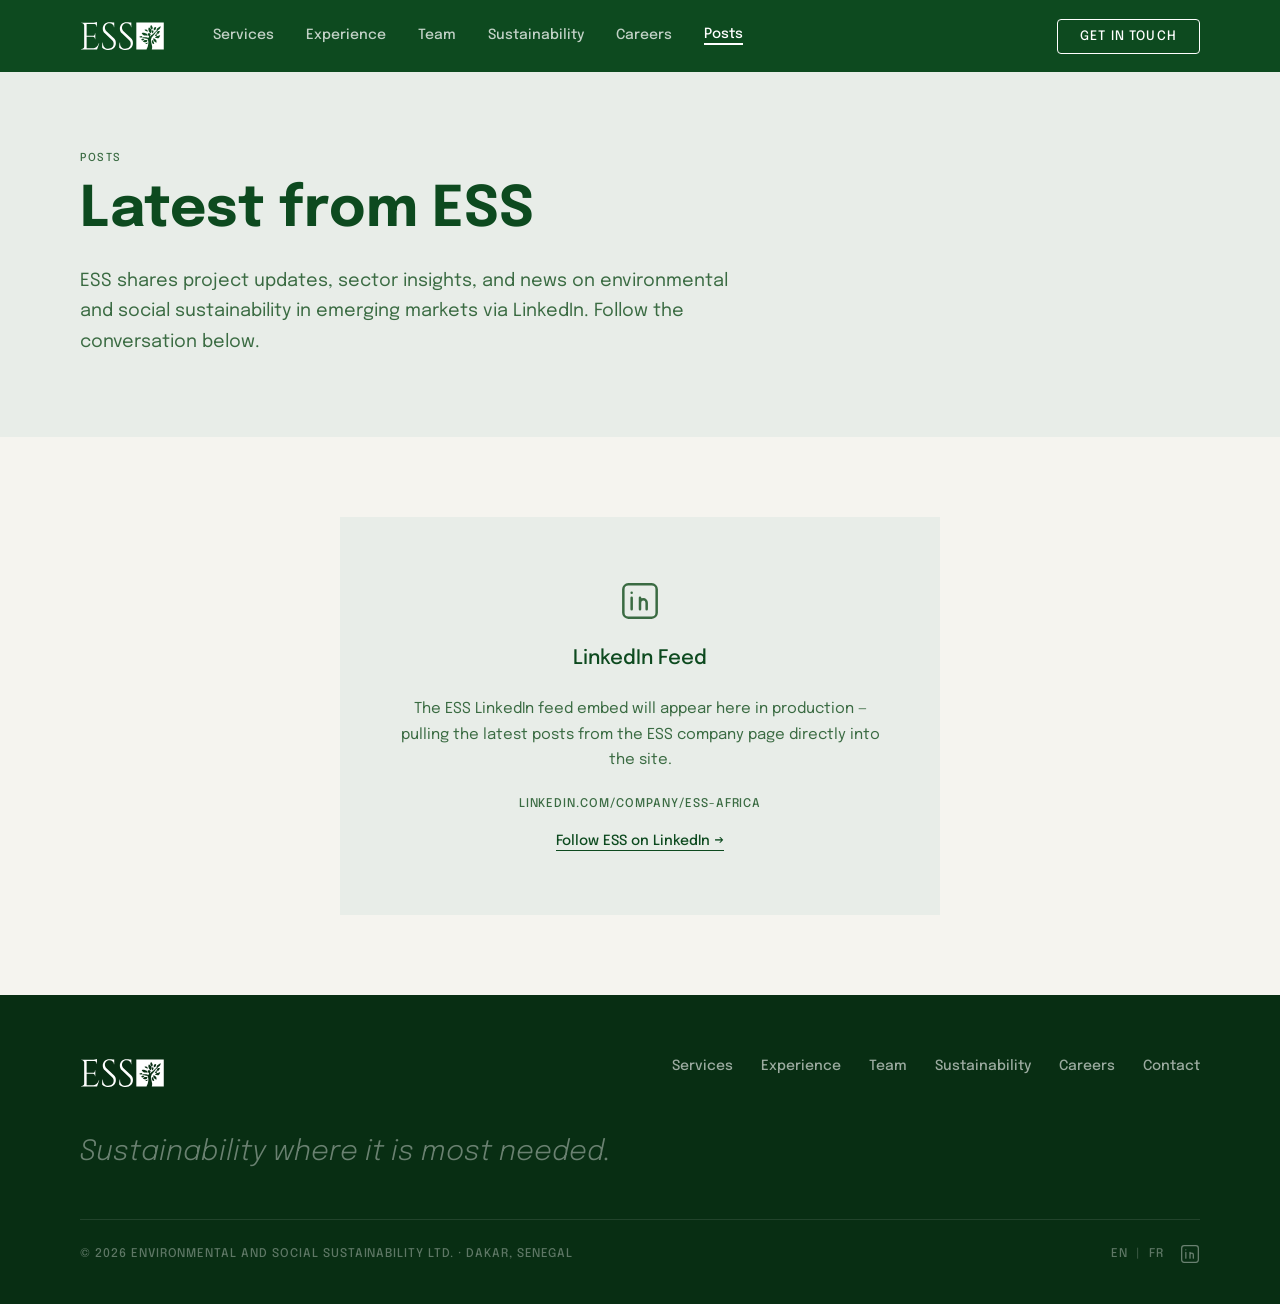
<file: posts.html>
<!DOCTYPE html>
<html lang="en">
<head>
  <meta charset="UTF-8">
  <meta name="viewport" content="width=device-width, initial-scale=1.0">
  <title>Posts — ESS</title>
  <link rel="preconnect" href="https://fonts.googleapis.com">
  <link rel="preconnect" href="https://fonts.gstatic.com" crossorigin>
  <link href="https://fonts.googleapis.com/css2?family=Epilogue:ital,wght@0,300;0,400;0,500;0,600;0,700;1,300&display=swap" rel="stylesheet">
  <link rel="stylesheet" href="assets/css/main.css">
</head>
<body class="page-posts">

  <nav class="nav">
    <div class="nav__inner">
      <a href="index.html"><img src="assets/img/logo-white.svg" alt="ESS" class="nav__logo"></a>
      <div class="nav__links">
        <a href="services.html"       class="nav__link" data-page="services">Services</a>
        <a href="experience.html"     class="nav__link" data-page="experience">Experience</a>
        <a href="team.html"           class="nav__link" data-page="team">Team</a>
        <a href="sustainability.html" class="nav__link" data-page="sustainability">Sustainability</a>
        <a href="careers.html"        class="nav__link" data-page="careers">Careers</a>
        <a href="posts.html"          class="nav__link" data-page="posts">Posts</a>
      </div>
      <a href="contact.html" class="nav__cta">Get in Touch</a>
      <button class="nav__hamburger" aria-label="Open menu">
        <svg width="22" height="22" viewBox="0 0 24 24" fill="none" stroke="white" stroke-width="1.5" stroke-linecap="round">
          <path d="M4 6h16M4 12h16M4 18h16"/>
        </svg>
      </button>
    </div>
  </nav>

  <div class="nav__overlay">
    <button class="nav__overlay-close" aria-label="Close menu">
      <svg width="24" height="24" viewBox="0 0 24 24" fill="none" stroke="white" stroke-width="1.5" stroke-linecap="round">
        <path d="M18 6L6 18M6 6l12 12"/>
      </svg>
    </button>
    <a href="index.html"          class="nav__overlay-link">Home</a>
    <a href="services.html"       class="nav__overlay-link">Services</a>
    <a href="experience.html"     class="nav__overlay-link">Experience</a>
    <a href="team.html"           class="nav__overlay-link">Team</a>
    <a href="sustainability.html" class="nav__overlay-link">Sustainability</a>
    <a href="careers.html"        class="nav__overlay-link">Careers</a>
    <a href="posts.html"          class="nav__overlay-link">Posts</a>
    <a href="contact.html"        class="nav__overlay-link">Get in Touch</a>
  </div>

  <div class="nav-spacer"></div>

  <!-- PAGE HERO -->
  <section class="page-hero">
    <div class="page-hero__inner">
      <p class="section-label page-hero__label">Posts</p>
      <h1 class="page-hero__title">Latest from ESS</h1>
      <p class="page-hero__sub">ESS shares project updates, sector insights, and news on environmental and social sustainability in emerging markets via LinkedIn. Follow the conversation below.</p>
    </div>
  </section>

  <!-- LINKEDIN EMBED PLACEHOLDER -->
  <section style="background:var(--color-bg);padding:80px 80px">
    <div style="max-width:var(--max-w);margin:0 auto;display:flex;justify-content:center">
      <div class="linkedin-placeholder reveal">
        <svg width="40" height="40" viewBox="0 0 24 24" fill="none" stroke="var(--color-mid)" stroke-width="1.5" stroke-linecap="round" stroke-linejoin="round">
          <rect x="2" y="2" width="20" height="20" rx="3"/>
          <path d="M7 10v7M7 7v.01M12 17v-4a2 2 0 014 0v4M12 10v7"/>
        </svg>
        <p class="linkedin-placeholder__title">LinkedIn Feed</p>
        <p class="linkedin-placeholder__body">The ESS LinkedIn feed embed will appear here in production — pulling the latest posts from the ESS company page directly into the site.</p>
        <p class="linkedin-placeholder__url">linkedin.com/company/ess-africa</p>
        <a href="https://www.linkedin.com/company/ess-africa" target="_blank" rel="noopener" class="inline-link">Follow ESS on LinkedIn →</a>
      </div>
    </div>
  </section>

  <!-- FOOTER -->
  <footer class="footer">
    <div class="footer__inner">
      <div class="footer__top">
        <a href="index.html"><img src="assets/img/logo-white.svg" alt="ESS" class="footer__logo"></a>
        <nav class="footer__links">
          <a href="services.html"       class="footer__link">Services</a>
          <a href="experience.html"     class="footer__link">Experience</a>
          <a href="team.html"           class="footer__link">Team</a>
          <a href="sustainability.html" class="footer__link">Sustainability</a>
          <a href="careers.html"        class="footer__link">Careers</a>
          <a href="contact.html"        class="footer__link">Contact</a>
        </nav>
      </div>
      <p class="footer__tagline">Sustainability where it is most needed.</p>
      <div class="footer__divider"></div>
      <div class="footer__bottom">
        <span class="footer__copy">© 2026 Environmental and Social Sustainability Ltd. · Dakar, Senegal</span>
        <div class="footer__social">
          <span class="footer__lang">EN <span class="footer__lang-divider">|</span> FR</span>
          <a href="https://www.linkedin.com/company/ess-africa" target="_blank" rel="noopener" aria-label="ESS on LinkedIn">
            <svg class="icon-linkedin" viewBox="0 0 24 24"><rect x="2" y="2" width="20" height="20" rx="3"/><path d="M7 10v7M7 7v.01M12 17v-4a2 2 0 014 0v4M12 10v7"/></svg>
          </a>
        </div>
      </div>
    </div>
  </footer>

  <script src="assets/js/main.js"></script>
</body>
</html>
</file>
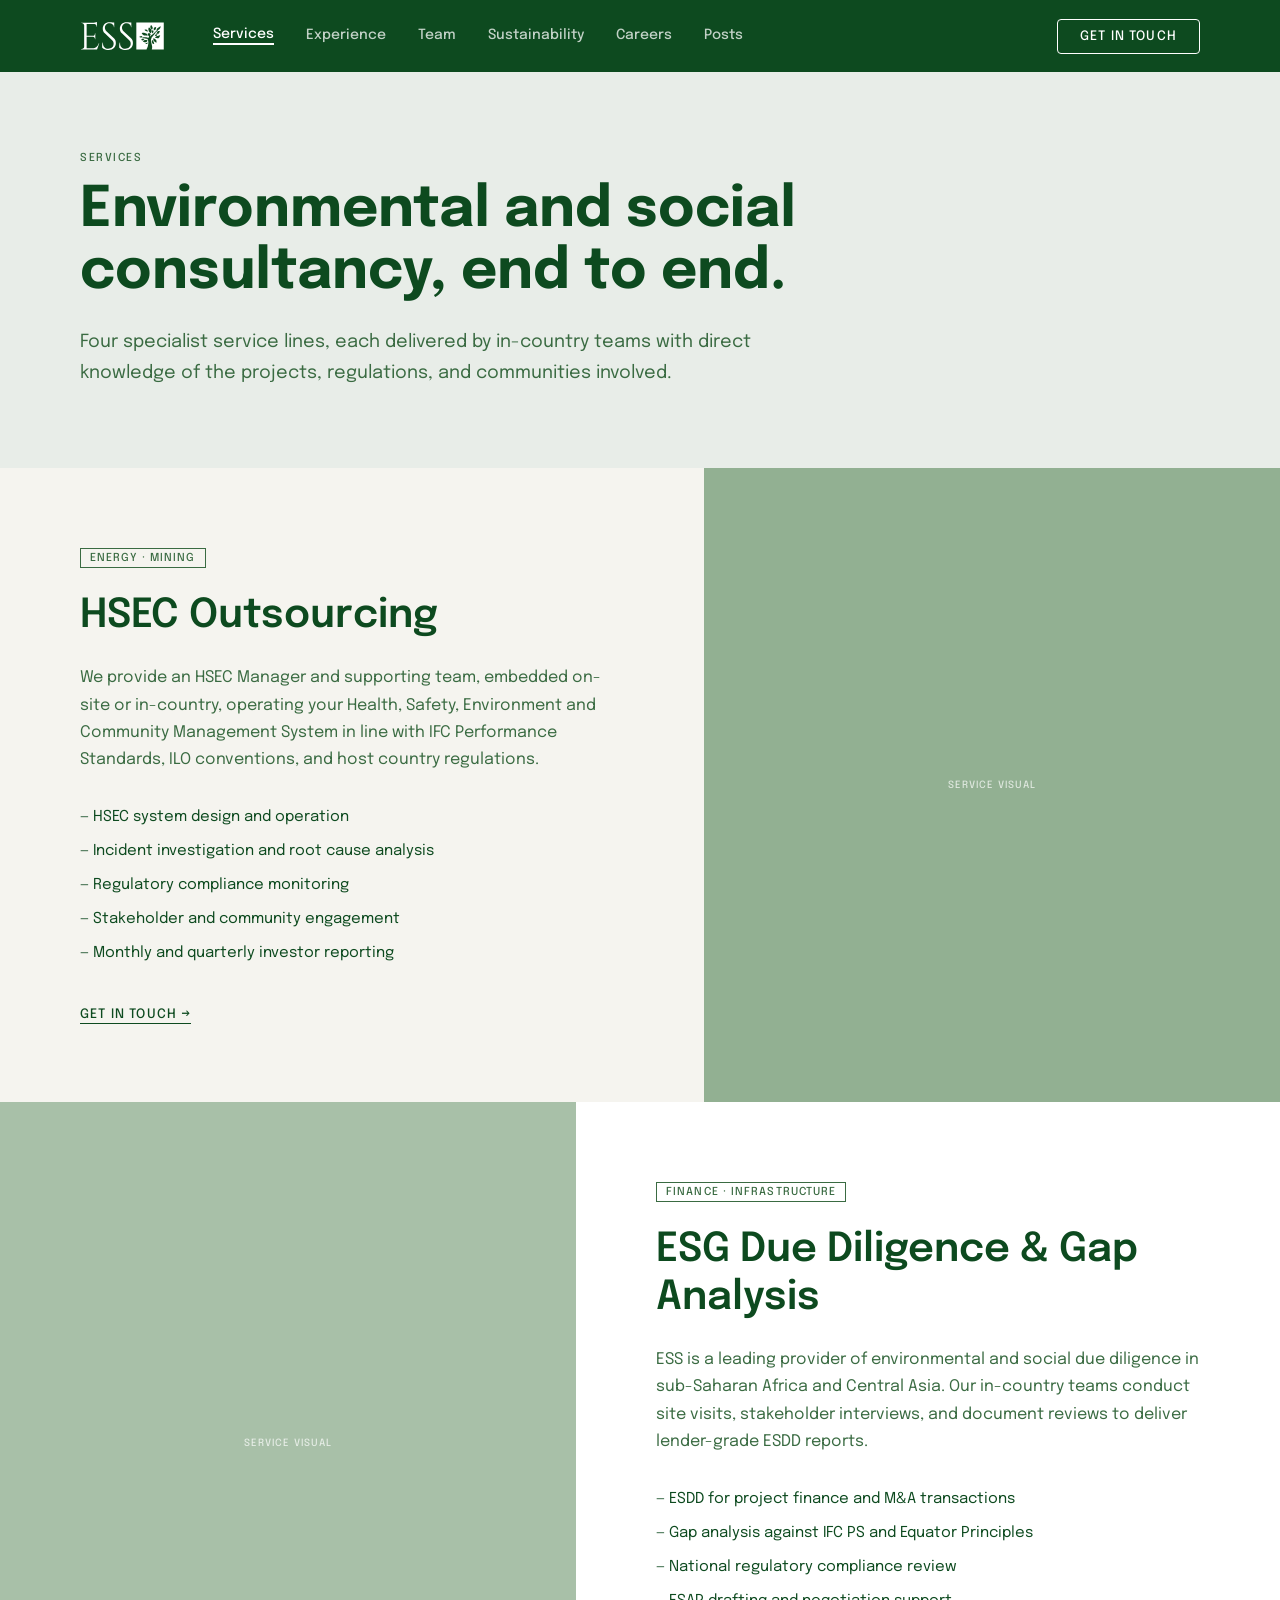
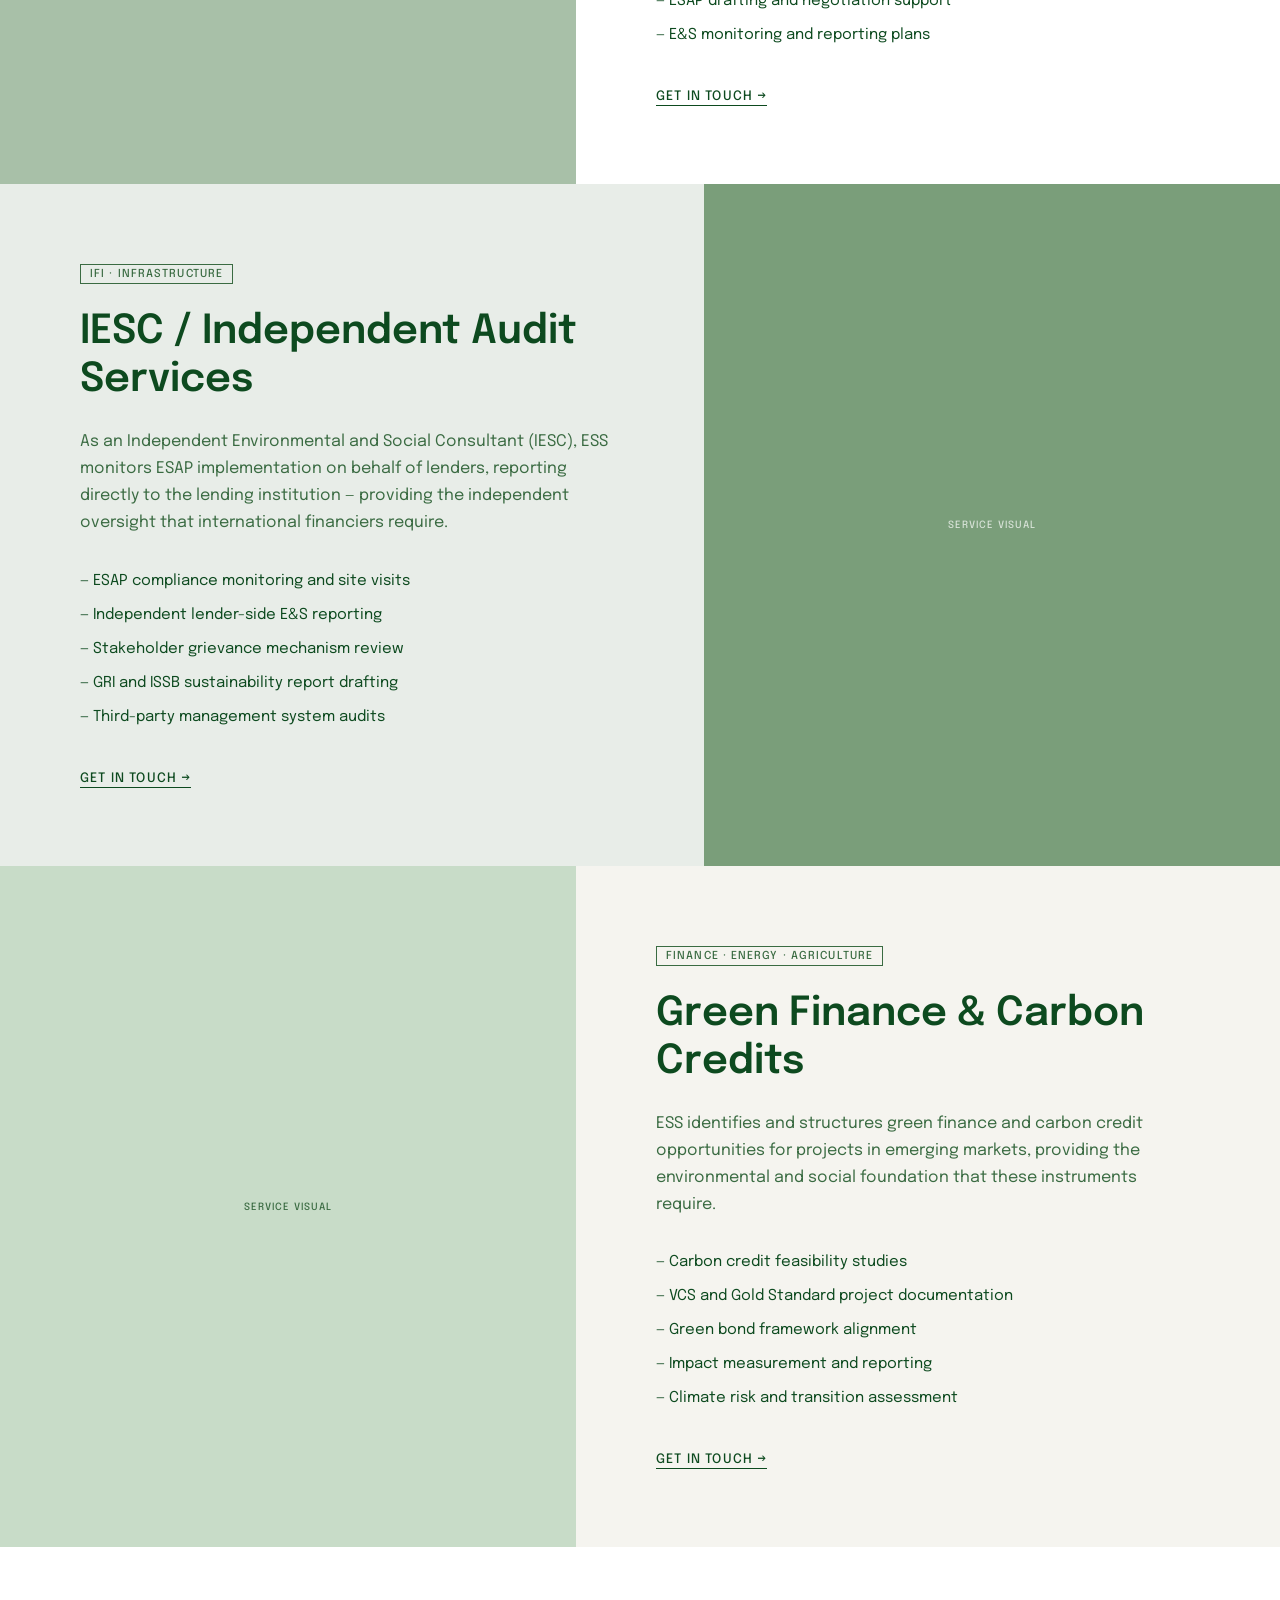
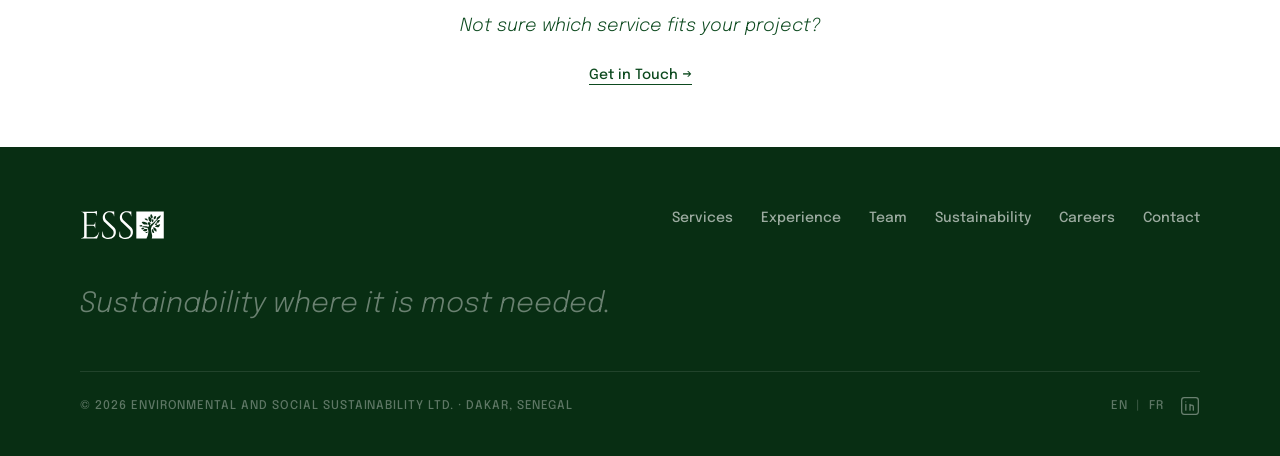
<file: services.html>
<!DOCTYPE html>
<html lang="en">
<head>
  <meta charset="UTF-8">
  <meta name="viewport" content="width=device-width, initial-scale=1.0">
  <title>Services — ESS</title>
  <link rel="preconnect" href="https://fonts.googleapis.com">
  <link rel="preconnect" href="https://fonts.gstatic.com" crossorigin>
  <link href="https://fonts.googleapis.com/css2?family=Epilogue:ital,wght@0,300;0,400;0,500;0,600;0,700;1,300&display=swap" rel="stylesheet">
  <link rel="stylesheet" href="assets/css/main.css">
</head>
<body class="page-services">

  <nav class="nav">
    <div class="nav__inner">
      <a href="index.html"><img src="assets/img/logo-white.svg" alt="ESS" class="nav__logo"></a>
      <div class="nav__links">
        <a href="services.html"       class="nav__link" data-page="services">Services</a>
        <a href="experience.html"     class="nav__link" data-page="experience">Experience</a>
        <a href="team.html"           class="nav__link" data-page="team">Team</a>
        <a href="sustainability.html" class="nav__link" data-page="sustainability">Sustainability</a>
        <a href="careers.html"        class="nav__link" data-page="careers">Careers</a>
        <a href="posts.html"          class="nav__link" data-page="posts">Posts</a>
      </div>
      <a href="contact.html" class="nav__cta">Get in Touch</a>
      <button class="nav__hamburger" aria-label="Open menu">
        <svg width="22" height="22" viewBox="0 0 24 24" fill="none" stroke="white" stroke-width="1.5" stroke-linecap="round">
          <path d="M4 6h16M4 12h16M4 18h16"/>
        </svg>
      </button>
    </div>
  </nav>

  <div class="nav__overlay">
    <button class="nav__overlay-close" aria-label="Close menu">
      <svg width="24" height="24" viewBox="0 0 24 24" fill="none" stroke="white" stroke-width="1.5" stroke-linecap="round">
        <path d="M18 6L6 18M6 6l12 12"/>
      </svg>
    </button>
    <a href="index.html"          class="nav__overlay-link">Home</a>
    <a href="services.html"       class="nav__overlay-link">Services</a>
    <a href="experience.html"     class="nav__overlay-link">Experience</a>
    <a href="team.html"           class="nav__overlay-link">Team</a>
    <a href="sustainability.html" class="nav__overlay-link">Sustainability</a>
    <a href="careers.html"        class="nav__overlay-link">Careers</a>
    <a href="posts.html"          class="nav__overlay-link">Posts</a>
    <a href="contact.html"        class="nav__overlay-link">Get in Touch</a>
  </div>

  <div class="nav-spacer"></div>

  <!-- PAGE HERO -->
  <section class="page-hero">
    <div class="page-hero__inner">
      <p class="section-label page-hero__label">Services</p>
      <h1 class="page-hero__title">Environmental and social consultancy, end to end.</h1>
      <p class="page-hero__sub">Four specialist service lines, each delivered by in-country teams with direct knowledge of the projects, regulations, and communities involved.</p>
    </div>
  </section>

  <!-- SERVICE 01: HSEC — text left, visual right -->
  <section class="service-row" style="background:var(--color-bg)">
    <div class="service-row__inner">
      <div class="service-row__content reveal">
        <span class="tag" style="margin-bottom:24px">Energy · Mining</span>
        <h2 class="service-row__title">HSEC Outsourcing</h2>
        <p class="service-row__body">We provide an HSEC Manager and supporting team, embedded on-site or in-country, operating your Health, Safety, Environment and Community Management System in line with IFC Performance Standards, ILO conventions, and host country regulations.</p>
        <ul class="service-row__list">
          <li>— HSEC system design and operation</li>
          <li>— Incident investigation and root cause analysis</li>
          <li>— Regulatory compliance monitoring</li>
          <li>— Stakeholder and community engagement</li>
          <li>— Monthly and quarterly investor reporting</li>
        </ul>
        <a href="contact.html" class="service-row__cta">Get in Touch →</a>
      </div>
      <div class="service-row__visual" style="background:#92B092">
        <span>Service Visual</span>
      </div>
    </div>
  </section>

  <!-- SERVICE 02: ESG DD — visual left, text right -->
  <section class="service-row service-row--flip" style="background:white">
    <div class="service-row__inner">
      <div class="service-row__visual" style="background:#A8C0A8">
        <span>Service Visual</span>
      </div>
      <div class="service-row__content reveal">
        <span class="tag" style="margin-bottom:24px">Finance · Infrastructure</span>
        <h2 class="service-row__title">ESG Due Diligence &amp; Gap Analysis</h2>
        <p class="service-row__body">ESS is a leading provider of environmental and social due diligence in sub-Saharan Africa and Central Asia. Our in-country teams conduct site visits, stakeholder interviews, and document reviews to deliver lender-grade ESDD reports.</p>
        <ul class="service-row__list">
          <li>— ESDD for project finance and M&amp;A transactions</li>
          <li>— Gap analysis against IFC PS and Equator Principles</li>
          <li>— National regulatory compliance review</li>
          <li>— ESAP drafting and negotiation support</li>
          <li>— E&amp;S monitoring and reporting plans</li>
        </ul>
        <a href="contact.html" class="service-row__cta">Get in Touch →</a>
      </div>
    </div>
  </section>

  <!-- SERVICE 03: IESC — text left, visual right -->
  <section class="service-row" style="background:var(--color-alt-1)">
    <div class="service-row__inner">
      <div class="service-row__content reveal">
        <span class="tag" style="margin-bottom:24px">IFI · Infrastructure</span>
        <h2 class="service-row__title">IESC / Independent Audit Services</h2>
        <p class="service-row__body">As an Independent Environmental and Social Consultant (IESC), ESS monitors ESAP implementation on behalf of lenders, reporting directly to the lending institution — providing the independent oversight that international financiers require.</p>
        <ul class="service-row__list">
          <li>— ESAP compliance monitoring and site visits</li>
          <li>— Independent lender-side E&amp;S reporting</li>
          <li>— Stakeholder grievance mechanism review</li>
          <li>— GRI and ISSB sustainability report drafting</li>
          <li>— Third-party management system audits</li>
        </ul>
        <a href="contact.html" class="service-row__cta">Get in Touch →</a>
      </div>
      <div class="service-row__visual" style="background:#7A9E7A">
        <span>Service Visual</span>
      </div>
    </div>
  </section>

  <!-- SERVICE 04: Green Finance — visual left, text right -->
  <section class="service-row service-row--flip" style="background:var(--color-bg)">
    <div class="service-row__inner">
      <div class="service-row__visual" style="background:#C8DCC8">
        <span style="color:var(--color-mid)">Service Visual</span>
      </div>
      <div class="service-row__content reveal">
        <span class="tag" style="margin-bottom:24px">Finance · Energy · Agriculture</span>
        <h2 class="service-row__title">Green Finance &amp; Carbon Credits</h2>
        <p class="service-row__body">ESS identifies and structures green finance and carbon credit opportunities for projects in emerging markets, providing the environmental and social foundation that these instruments require.</p>
        <ul class="service-row__list">
          <li>— Carbon credit feasibility studies</li>
          <li>— VCS and Gold Standard project documentation</li>
          <li>— Green bond framework alignment</li>
          <li>— Impact measurement and reporting</li>
          <li>— Climate risk and transition assessment</li>
        </ul>
        <a href="contact.html" class="service-row__cta">Get in Touch →</a>
      </div>
    </div>
  </section>

  <!-- BOTTOM CTA -->
  <section style="background:white;padding:64px 80px">
    <div style="max-width:var(--max-w);margin:0 auto;text-align:center">
      <p style="font-size:18px;font-weight:300;font-style:italic;color:var(--color-dark);line-height:1.7;margin-bottom:24px">Not sure which service fits your project?</p>
      <a href="contact.html" class="inline-link">Get in Touch →</a>
    </div>
  </section>

  <!-- FOOTER -->
  <footer class="footer">
    <div class="footer__inner">
      <div class="footer__top">
        <a href="index.html"><img src="assets/img/logo-white.svg" alt="ESS" class="footer__logo"></a>
        <nav class="footer__links">
          <a href="services.html"       class="footer__link">Services</a>
          <a href="experience.html"     class="footer__link">Experience</a>
          <a href="team.html"           class="footer__link">Team</a>
          <a href="sustainability.html" class="footer__link">Sustainability</a>
          <a href="careers.html"        class="footer__link">Careers</a>
          <a href="contact.html"        class="footer__link">Contact</a>
        </nav>
      </div>
      <p class="footer__tagline">Sustainability where it is most needed.</p>
      <div class="footer__divider"></div>
      <div class="footer__bottom">
        <span class="footer__copy">© 2026 Environmental and Social Sustainability Ltd. · Dakar, Senegal</span>
        <div class="footer__social">
          <span class="footer__lang">EN <span class="footer__lang-divider">|</span> FR</span>
          <a href="https://www.linkedin.com/company/ess-africa" target="_blank" rel="noopener" aria-label="ESS on LinkedIn">
            <svg class="icon-linkedin" viewBox="0 0 24 24"><rect x="2" y="2" width="20" height="20" rx="3"/><path d="M7 10v7M7 7v.01M12 17v-4a2 2 0 014 0v4M12 10v7"/></svg>
          </a>
        </div>
      </div>
    </div>
  </footer>

  <script src="assets/js/main.js"></script>
</body>
</html>
</file>
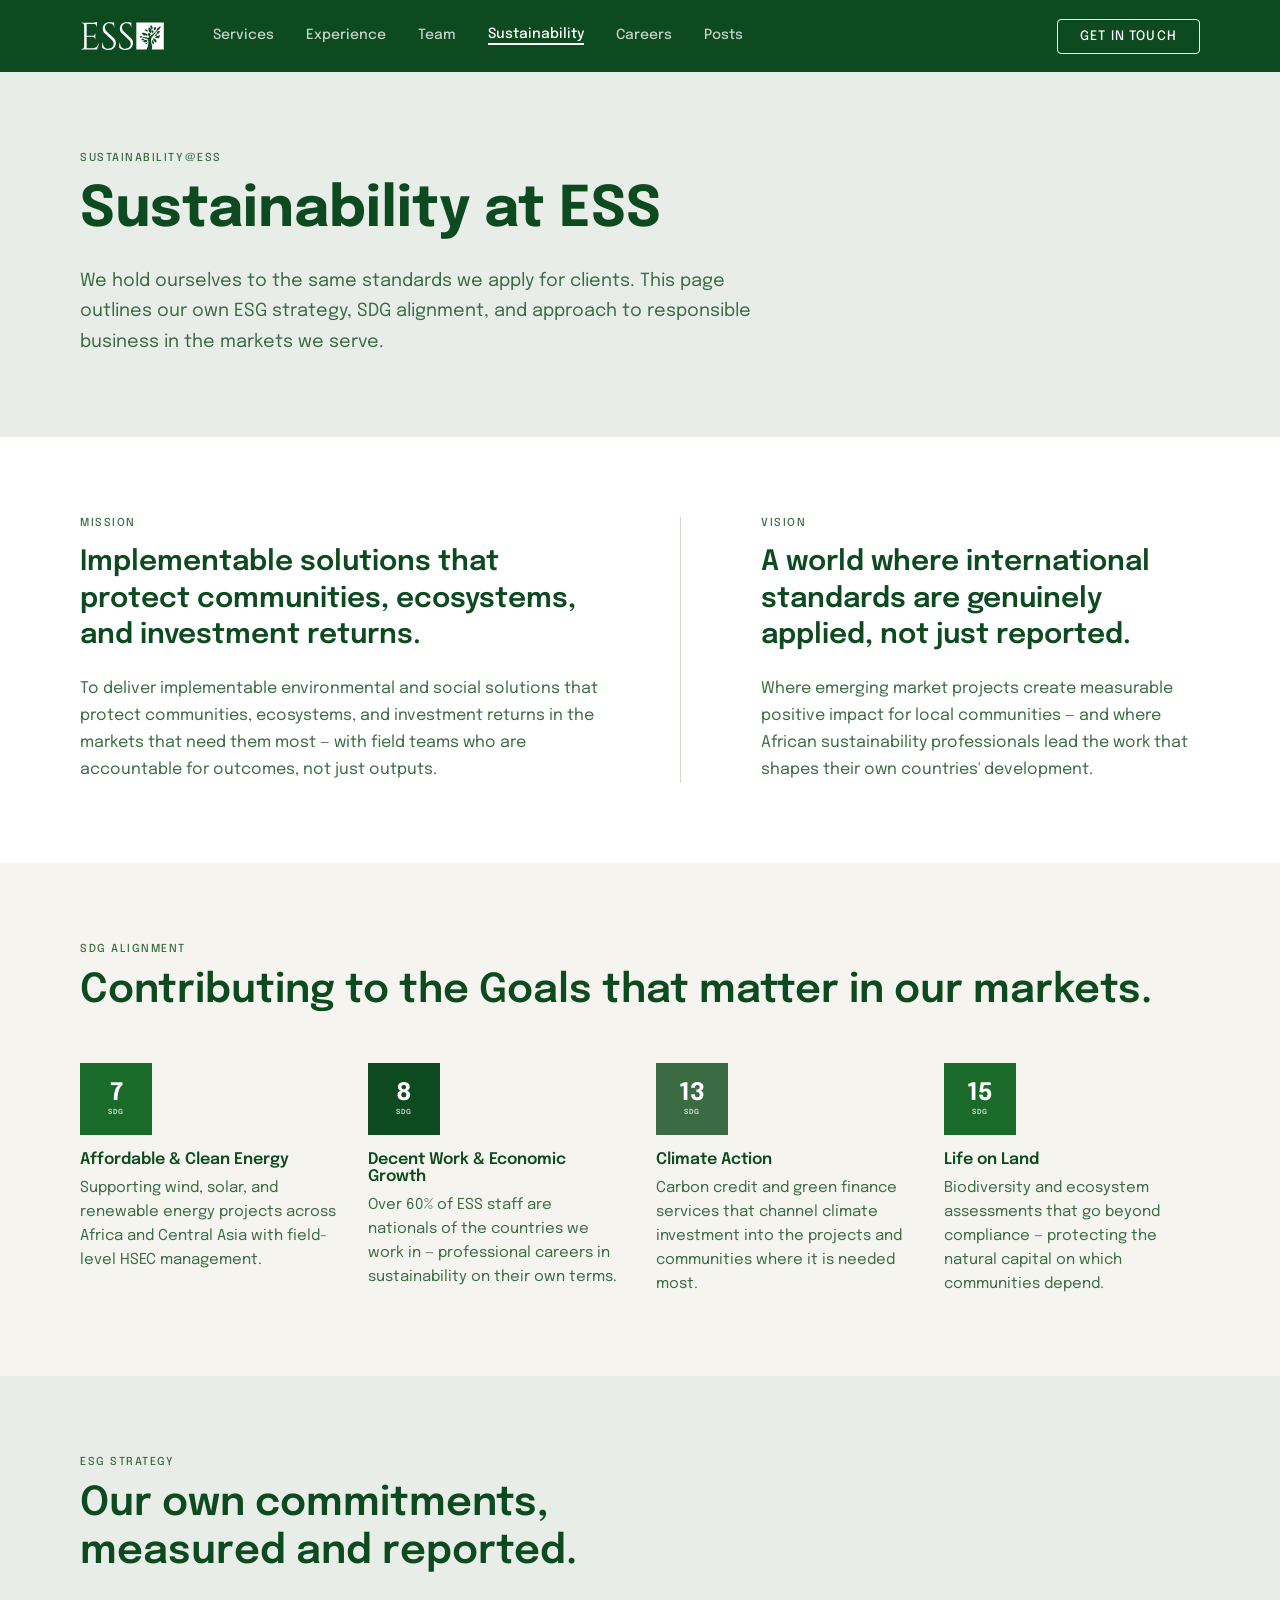
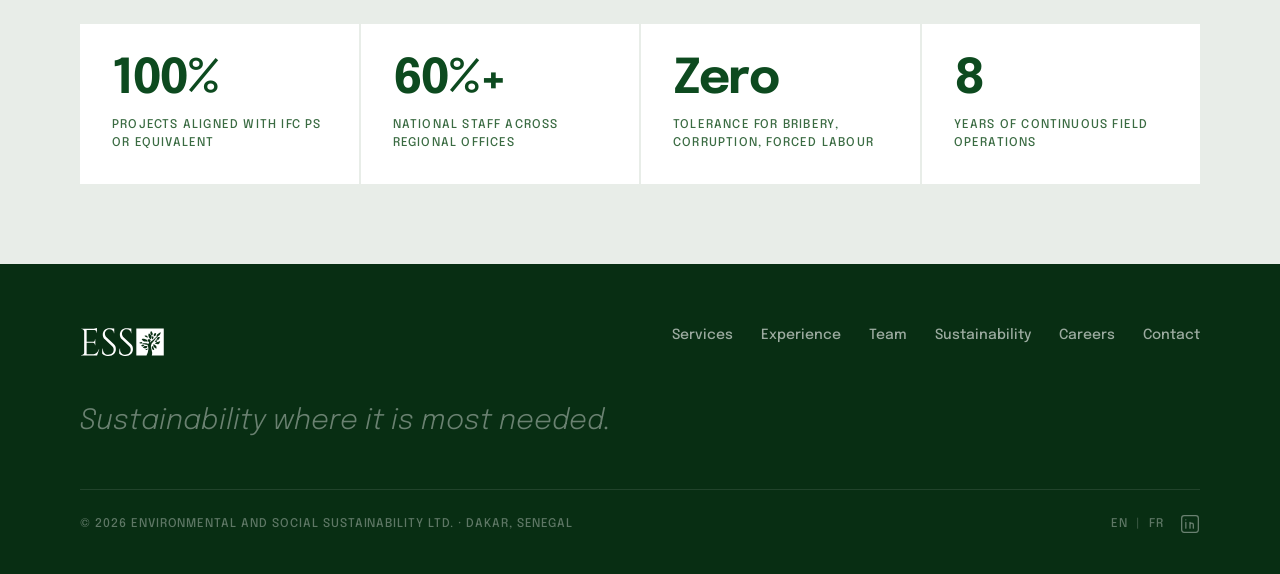
<file: sustainability.html>
<!DOCTYPE html>
<html lang="en">
<head>
  <meta charset="UTF-8">
  <meta name="viewport" content="width=device-width, initial-scale=1.0">
  <title>Sustainability — ESS</title>
  <link rel="preconnect" href="https://fonts.googleapis.com">
  <link rel="preconnect" href="https://fonts.gstatic.com" crossorigin>
  <link href="https://fonts.googleapis.com/css2?family=Epilogue:ital,wght@0,300;0,400;0,500;0,600;0,700;1,300&display=swap" rel="stylesheet">
  <link rel="stylesheet" href="assets/css/main.css">
</head>
<body class="page-sustainability">

  <nav class="nav">
    <div class="nav__inner">
      <a href="index.html"><img src="assets/img/logo-white.svg" alt="ESS" class="nav__logo"></a>
      <div class="nav__links">
        <a href="services.html"       class="nav__link" data-page="services">Services</a>
        <a href="experience.html"     class="nav__link" data-page="experience">Experience</a>
        <a href="team.html"           class="nav__link" data-page="team">Team</a>
        <a href="sustainability.html" class="nav__link" data-page="sustainability">Sustainability</a>
        <a href="careers.html"        class="nav__link" data-page="careers">Careers</a>
        <a href="posts.html"          class="nav__link" data-page="posts">Posts</a>
      </div>
      <a href="contact.html" class="nav__cta">Get in Touch</a>
      <button class="nav__hamburger" aria-label="Open menu">
        <svg width="22" height="22" viewBox="0 0 24 24" fill="none" stroke="white" stroke-width="1.5" stroke-linecap="round">
          <path d="M4 6h16M4 12h16M4 18h16"/>
        </svg>
      </button>
    </div>
  </nav>

  <div class="nav__overlay">
    <button class="nav__overlay-close" aria-label="Close menu">
      <svg width="24" height="24" viewBox="0 0 24 24" fill="none" stroke="white" stroke-width="1.5" stroke-linecap="round">
        <path d="M18 6L6 18M6 6l12 12"/>
      </svg>
    </button>
    <a href="index.html"          class="nav__overlay-link">Home</a>
    <a href="services.html"       class="nav__overlay-link">Services</a>
    <a href="experience.html"     class="nav__overlay-link">Experience</a>
    <a href="team.html"           class="nav__overlay-link">Team</a>
    <a href="sustainability.html" class="nav__overlay-link">Sustainability</a>
    <a href="careers.html"        class="nav__overlay-link">Careers</a>
    <a href="posts.html"          class="nav__overlay-link">Posts</a>
    <a href="contact.html"        class="nav__overlay-link">Get in Touch</a>
  </div>

  <div class="nav-spacer"></div>

  <!-- PAGE HERO -->
  <section class="page-hero">
    <div class="page-hero__inner">
      <p class="section-label page-hero__label">Sustainability@ESS</p>
      <h1 class="page-hero__title">Sustainability at ESS</h1>
      <p class="page-hero__sub">We hold ourselves to the same standards we apply for clients. This page outlines our own ESG strategy, SDG alignment, and approach to responsible business in the markets we serve.</p>
    </div>
  </section>

  <!-- MISSION & VISION -->
  <section style="background:white;padding:80px 80px">
    <div style="max-width:var(--max-w);margin:0 auto">
      <div class="mv-grid reveal">
        <div>
          <p class="section-label mv-col__label">Mission</p>
          <h2 class="mv-col__title">Implementable solutions that protect communities, ecosystems, and investment returns.</h2>
          <p class="mv-col__body">To deliver implementable environmental and social solutions that protect communities, ecosystems, and investment returns in the markets that need them most — with field teams who are accountable for outcomes, not just outputs.</p>
        </div>
        <div class="mv-col--border">
          <p class="section-label mv-col__label">Vision</p>
          <h2 class="mv-col__title">A world where international standards are genuinely applied, not just reported.</h2>
          <p class="mv-col__body">Where emerging market projects create measurable positive impact for local communities — and where African sustainability professionals lead the work that shapes their own countries' development.</p>
        </div>
      </div>
    </div>
  </section>

  <!-- SDG ALIGNMENT -->
  <section style="background:var(--color-bg);padding:80px 80px">
    <div style="max-width:var(--max-w);margin:0 auto">
      <p class="section-label" style="margin-bottom:12px">SDG Alignment</p>
      <h2 class="text-h2" style="color:var(--color-dark);margin-bottom:48px">Contributing to the Goals that matter in our markets.</h2>
      <div class="sdg-grid reveal">

        <div>
          <div class="sdg-block__icon" style="background:var(--color-accent)">
            <span class="sdg-block__num">7</span>
            <span class="sdg-block__label">SDG</span>
          </div>
          <h3 class="sdg-block__title">Affordable &amp; Clean Energy</h3>
          <p class="sdg-block__body">Supporting wind, solar, and renewable energy projects across Africa and Central Asia with field-level HSEC management.</p>
        </div>

        <div>
          <div class="sdg-block__icon" style="background:var(--color-dark)">
            <span class="sdg-block__num">8</span>
            <span class="sdg-block__label">SDG</span>
          </div>
          <h3 class="sdg-block__title">Decent Work &amp; Economic Growth</h3>
          <p class="sdg-block__body">Over 60% of ESS staff are nationals of the countries we work in — professional careers in sustainability on their own terms.</p>
        </div>

        <div>
          <div class="sdg-block__icon" style="background:var(--color-mid)">
            <span class="sdg-block__num">13</span>
            <span class="sdg-block__label">SDG</span>
          </div>
          <h3 class="sdg-block__title">Climate Action</h3>
          <p class="sdg-block__body">Carbon credit and green finance services that channel climate investment into the projects and communities where it is needed most.</p>
        </div>

        <div>
          <div class="sdg-block__icon" style="background:var(--color-accent)">
            <span class="sdg-block__num">15</span>
            <span class="sdg-block__label">SDG</span>
          </div>
          <h3 class="sdg-block__title">Life on Land</h3>
          <p class="sdg-block__body">Biodiversity and ecosystem assessments that go beyond compliance — protecting the natural capital on which communities depend.</p>
        </div>

      </div>
    </div>
  </section>

  <!-- ESG STRATEGY -->
  <section style="background:var(--color-alt-1);padding:80px 80px">
    <div style="max-width:var(--max-w);margin:0 auto">
      <p class="section-label" style="margin-bottom:12px">ESG Strategy</p>
      <h2 class="text-h2" style="color:var(--color-dark);margin-bottom:48px;max-width:560px">Our own commitments, measured and reported.</h2>
      <div class="esg-stats reveal">

        <div class="esg-stat">
          <p class="esg-stat__num">100%</p>
          <p class="esg-stat__label">Projects aligned with IFC PS or equivalent</p>
        </div>

        <div class="esg-stat">
          <p class="esg-stat__num">60%+</p>
          <p class="esg-stat__label">National staff across regional offices</p>
        </div>

        <div class="esg-stat">
          <p class="esg-stat__num">Zero</p>
          <p class="esg-stat__label">Tolerance for bribery, corruption, forced labour</p>
        </div>

        <div class="esg-stat">
          <p class="esg-stat__num">8</p>
          <p class="esg-stat__label">Years of continuous field operations</p>
        </div>

      </div>
    </div>
  </section>

  <!-- FOOTER -->
  <footer class="footer">
    <div class="footer__inner">
      <div class="footer__top">
        <a href="index.html"><img src="assets/img/logo-white.svg" alt="ESS" class="footer__logo"></a>
        <nav class="footer__links">
          <a href="services.html"       class="footer__link">Services</a>
          <a href="experience.html"     class="footer__link">Experience</a>
          <a href="team.html"           class="footer__link">Team</a>
          <a href="sustainability.html" class="footer__link">Sustainability</a>
          <a href="careers.html"        class="footer__link">Careers</a>
          <a href="contact.html"        class="footer__link">Contact</a>
        </nav>
      </div>
      <p class="footer__tagline">Sustainability where it is most needed.</p>
      <div class="footer__divider"></div>
      <div class="footer__bottom">
        <span class="footer__copy">© 2026 Environmental and Social Sustainability Ltd. · Dakar, Senegal</span>
        <div class="footer__social">
          <span class="footer__lang">EN <span class="footer__lang-divider">|</span> FR</span>
          <a href="https://www.linkedin.com/company/ess-africa" target="_blank" rel="noopener" aria-label="ESS on LinkedIn">
            <svg class="icon-linkedin" viewBox="0 0 24 24"><rect x="2" y="2" width="20" height="20" rx="3"/><path d="M7 10v7M7 7v.01M12 17v-4a2 2 0 014 0v4M12 10v7"/></svg>
          </a>
        </div>
      </div>
    </div>
  </footer>

  <script src="assets/js/main.js"></script>
</body>
</html>
</file>
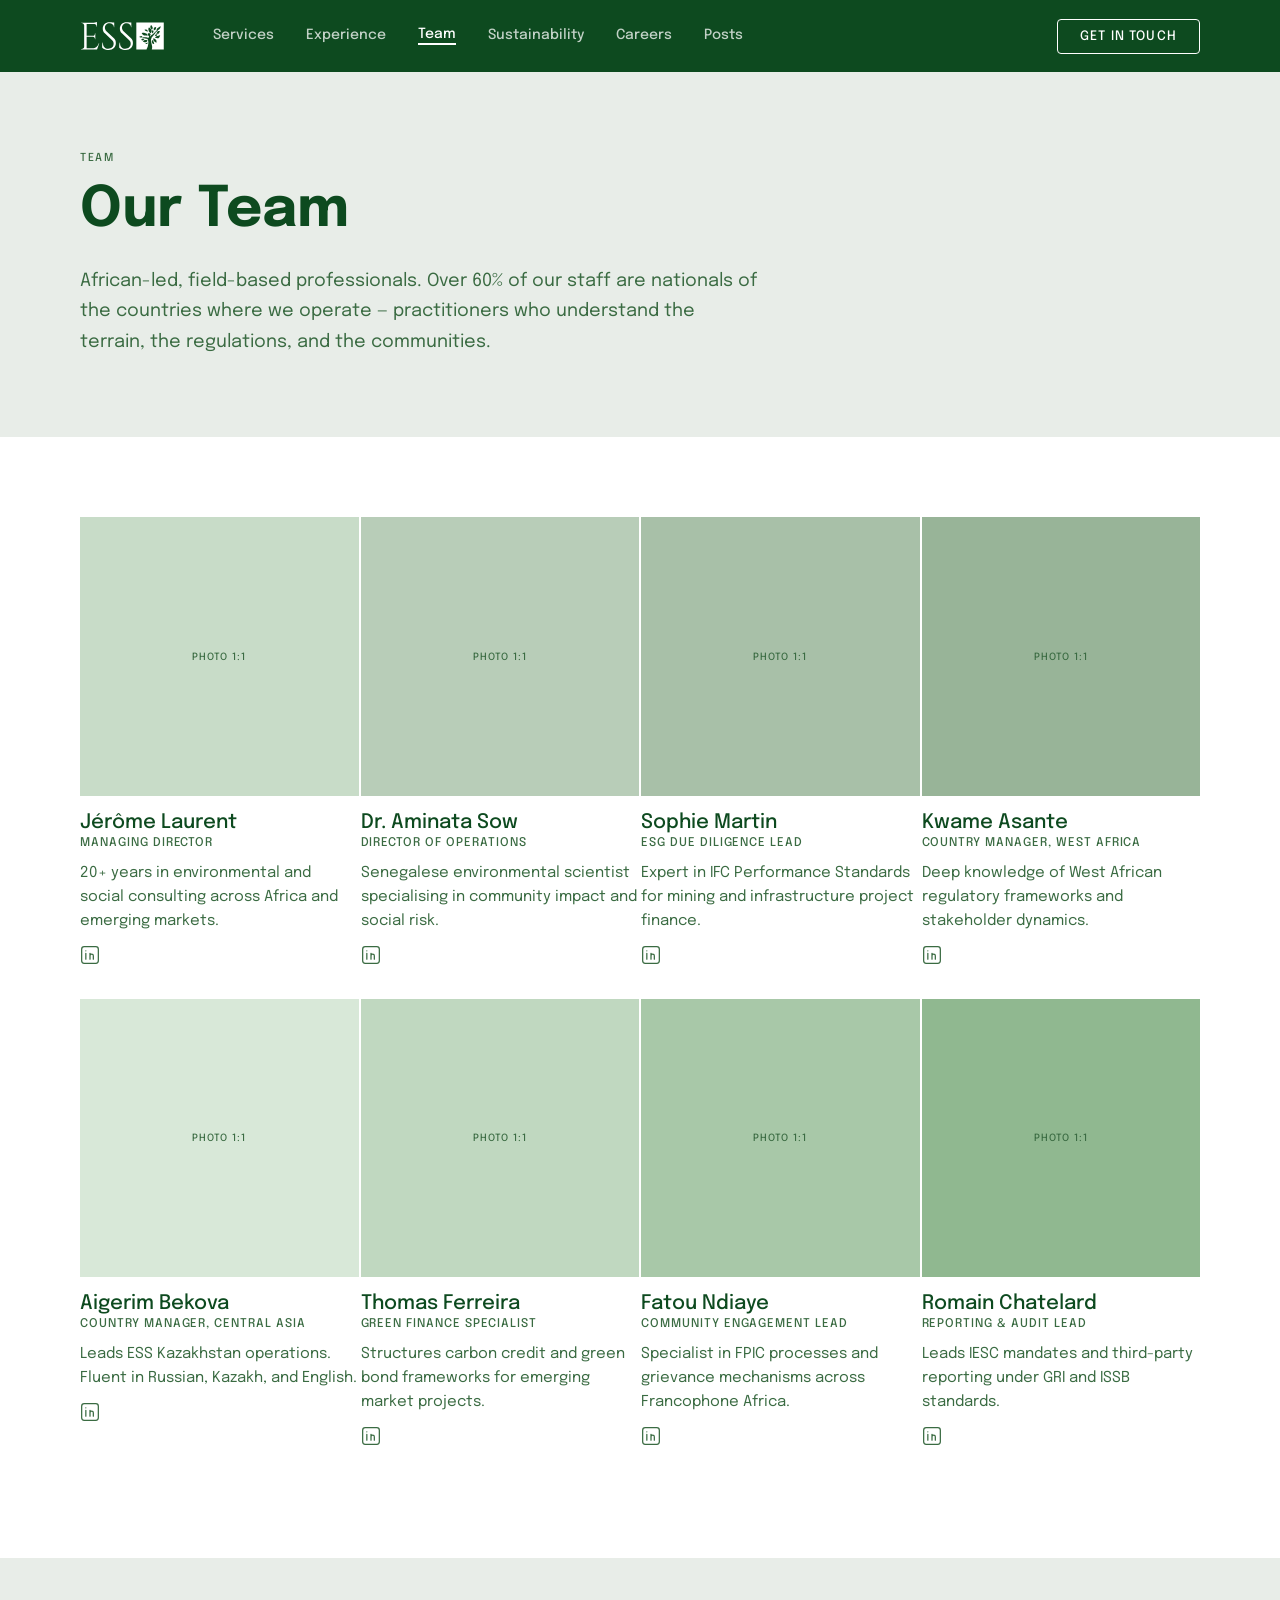
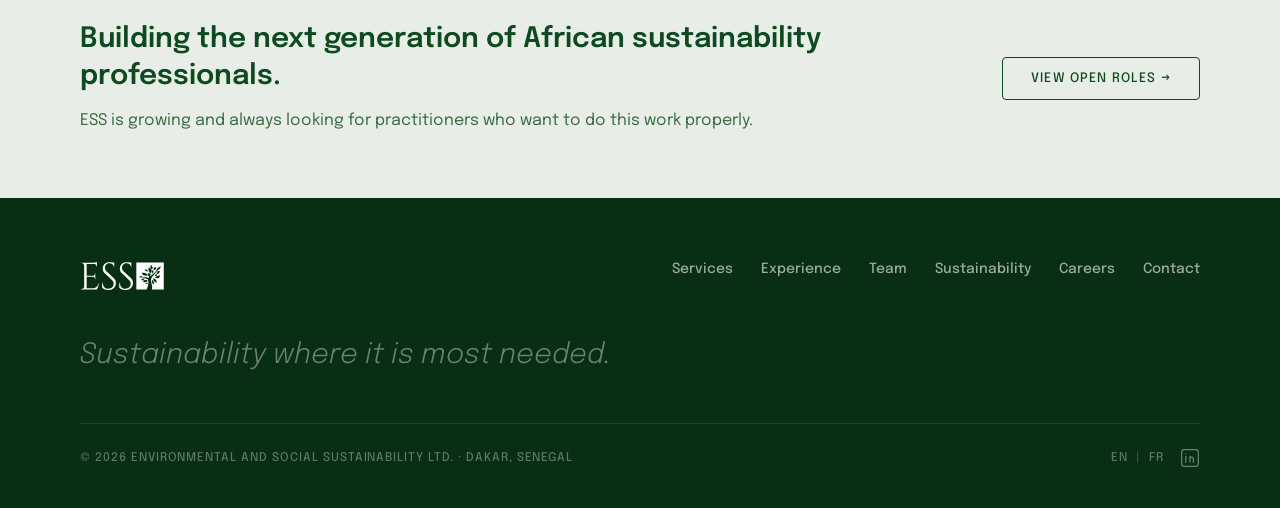
<file: team.html>
<!DOCTYPE html>
<html lang="en">
<head>
  <meta charset="UTF-8">
  <meta name="viewport" content="width=device-width, initial-scale=1.0">
  <title>Team — ESS</title>
  <link rel="preconnect" href="https://fonts.googleapis.com">
  <link rel="preconnect" href="https://fonts.gstatic.com" crossorigin>
  <link href="https://fonts.googleapis.com/css2?family=Epilogue:ital,wght@0,300;0,400;0,500;0,600;0,700;1,300&display=swap" rel="stylesheet">
  <link rel="stylesheet" href="assets/css/main.css">
</head>
<body class="page-team">

  <nav class="nav">
    <div class="nav__inner">
      <a href="index.html"><img src="assets/img/logo-white.svg" alt="ESS" class="nav__logo"></a>
      <div class="nav__links">
        <a href="services.html"       class="nav__link" data-page="services">Services</a>
        <a href="experience.html"     class="nav__link" data-page="experience">Experience</a>
        <a href="team.html"           class="nav__link" data-page="team">Team</a>
        <a href="sustainability.html" class="nav__link" data-page="sustainability">Sustainability</a>
        <a href="careers.html"        class="nav__link" data-page="careers">Careers</a>
        <a href="posts.html"          class="nav__link" data-page="posts">Posts</a>
      </div>
      <a href="contact.html" class="nav__cta">Get in Touch</a>
      <button class="nav__hamburger" aria-label="Open menu">
        <svg width="22" height="22" viewBox="0 0 24 24" fill="none" stroke="white" stroke-width="1.5" stroke-linecap="round">
          <path d="M4 6h16M4 12h16M4 18h16"/>
        </svg>
      </button>
    </div>
  </nav>

  <div class="nav__overlay">
    <button class="nav__overlay-close" aria-label="Close menu">
      <svg width="24" height="24" viewBox="0 0 24 24" fill="none" stroke="white" stroke-width="1.5" stroke-linecap="round">
        <path d="M18 6L6 18M6 6l12 12"/>
      </svg>
    </button>
    <a href="index.html"          class="nav__overlay-link">Home</a>
    <a href="services.html"       class="nav__overlay-link">Services</a>
    <a href="experience.html"     class="nav__overlay-link">Experience</a>
    <a href="team.html"           class="nav__overlay-link">Team</a>
    <a href="sustainability.html" class="nav__overlay-link">Sustainability</a>
    <a href="careers.html"        class="nav__overlay-link">Careers</a>
    <a href="posts.html"          class="nav__overlay-link">Posts</a>
    <a href="contact.html"        class="nav__overlay-link">Get in Touch</a>
  </div>

  <div class="nav-spacer"></div>

  <!-- PAGE HERO -->
  <section class="page-hero">
    <div class="page-hero__inner">
      <p class="section-label page-hero__label">Team</p>
      <h1 class="page-hero__title">Our Team</h1>
      <p class="page-hero__sub">African-led, field-based professionals. Over 60% of our staff are nationals of the countries where we operate — practitioners who understand the terrain, the regulations, and the communities.</p>
    </div>
  </section>

  <!-- TEAM GRID -->
  <section style="background:white;padding:80px 80px">
    <div style="max-width:var(--max-w);margin:0 auto">
      <div style="display:grid;grid-template-columns:repeat(4,1fr);gap:2px" class="reveal">

        <div class="team-card">
          <div class="team-card__img" style="background:#C8DCC8"><span>Photo 1:1</span></div>
          <p class="team-card__name">Jérôme Laurent</p>
          <p class="team-card__title">Managing Director</p>
          <p class="team-card__bio">20+ years in environmental and social consulting across Africa and emerging markets.</p>
          <svg width="20" height="20" viewBox="0 0 24 24" fill="none" stroke="var(--color-mid)" stroke-width="1.5" stroke-linecap="round" stroke-linejoin="round"><rect x="2" y="2" width="20" height="20" rx="3"/><path d="M7 10v7M7 7v.01M12 17v-4a2 2 0 014 0v4M12 10v7"/></svg>
        </div>

        <div class="team-card">
          <div class="team-card__img" style="background:#B8CDB8"><span>Photo 1:1</span></div>
          <p class="team-card__name">Dr. Aminata Sow</p>
          <p class="team-card__title">Director of Operations</p>
          <p class="team-card__bio">Senegalese environmental scientist specialising in community impact and social risk.</p>
          <svg width="20" height="20" viewBox="0 0 24 24" fill="none" stroke="var(--color-mid)" stroke-width="1.5" stroke-linecap="round" stroke-linejoin="round"><rect x="2" y="2" width="20" height="20" rx="3"/><path d="M7 10v7M7 7v.01M12 17v-4a2 2 0 014 0v4M12 10v7"/></svg>
        </div>

        <div class="team-card">
          <div class="team-card__img" style="background:#A8C0A8"><span>Photo 1:1</span></div>
          <p class="team-card__name">Sophie Martin</p>
          <p class="team-card__title">ESG Due Diligence Lead</p>
          <p class="team-card__bio">Expert in IFC Performance Standards for mining and infrastructure project finance.</p>
          <svg width="20" height="20" viewBox="0 0 24 24" fill="none" stroke="var(--color-mid)" stroke-width="1.5" stroke-linecap="round" stroke-linejoin="round"><rect x="2" y="2" width="20" height="20" rx="3"/><path d="M7 10v7M7 7v.01M12 17v-4a2 2 0 014 0v4M12 10v7"/></svg>
        </div>

        <div class="team-card">
          <div class="team-card__img" style="background:#98B498"><span>Photo 1:1</span></div>
          <p class="team-card__name">Kwame Asante</p>
          <p class="team-card__title">Country Manager, West Africa</p>
          <p class="team-card__bio">Deep knowledge of West African regulatory frameworks and stakeholder dynamics.</p>
          <svg width="20" height="20" viewBox="0 0 24 24" fill="none" stroke="var(--color-mid)" stroke-width="1.5" stroke-linecap="round" stroke-linejoin="round"><rect x="2" y="2" width="20" height="20" rx="3"/><path d="M7 10v7M7 7v.01M12 17v-4a2 2 0 014 0v4M12 10v7"/></svg>
        </div>

        <div class="team-card">
          <div class="team-card__img" style="background:#D8E8D8"><span>Photo 1:1</span></div>
          <p class="team-card__name">Aigerim Bekova</p>
          <p class="team-card__title">Country Manager, Central Asia</p>
          <p class="team-card__bio">Leads ESS Kazakhstan operations. Fluent in Russian, Kazakh, and English.</p>
          <svg width="20" height="20" viewBox="0 0 24 24" fill="none" stroke="var(--color-mid)" stroke-width="1.5" stroke-linecap="round" stroke-linejoin="round"><rect x="2" y="2" width="20" height="20" rx="3"/><path d="M7 10v7M7 7v.01M12 17v-4a2 2 0 014 0v4M12 10v7"/></svg>
        </div>

        <div class="team-card">
          <div class="team-card__img" style="background:#C0D8C0"><span>Photo 1:1</span></div>
          <p class="team-card__name">Thomas Ferreira</p>
          <p class="team-card__title">Green Finance Specialist</p>
          <p class="team-card__bio">Structures carbon credit and green bond frameworks for emerging market projects.</p>
          <svg width="20" height="20" viewBox="0 0 24 24" fill="none" stroke="var(--color-mid)" stroke-width="1.5" stroke-linecap="round" stroke-linejoin="round"><rect x="2" y="2" width="20" height="20" rx="3"/><path d="M7 10v7M7 7v.01M12 17v-4a2 2 0 014 0v4M12 10v7"/></svg>
        </div>

        <div class="team-card">
          <div class="team-card__img" style="background:#A8C8A8"><span>Photo 1:1</span></div>
          <p class="team-card__name">Fatou Ndiaye</p>
          <p class="team-card__title">Community Engagement Lead</p>
          <p class="team-card__bio">Specialist in FPIC processes and grievance mechanisms across Francophone Africa.</p>
          <svg width="20" height="20" viewBox="0 0 24 24" fill="none" stroke="var(--color-mid)" stroke-width="1.5" stroke-linecap="round" stroke-linejoin="round"><rect x="2" y="2" width="20" height="20" rx="3"/><path d="M7 10v7M7 7v.01M12 17v-4a2 2 0 014 0v4M12 10v7"/></svg>
        </div>

        <div class="team-card">
          <div class="team-card__img" style="background:#90B890"><span>Photo 1:1</span></div>
          <p class="team-card__name">Romain Chatelard</p>
          <p class="team-card__title">Reporting &amp; Audit Lead</p>
          <p class="team-card__bio">Leads IESC mandates and third-party reporting under GRI and ISSB standards.</p>
          <svg width="20" height="20" viewBox="0 0 24 24" fill="none" stroke="var(--color-mid)" stroke-width="1.5" stroke-linecap="round" stroke-linejoin="round"><rect x="2" y="2" width="20" height="20" rx="3"/><path d="M7 10v7M7 7v.01M12 17v-4a2 2 0 014 0v4M12 10v7"/></svg>
        </div>

      </div>
    </div>
  </section>

  <!-- JOIN THE TEAM CTA -->
  <section class="team-cta">
    <div class="team-cta__inner reveal">
      <div>
        <h2 class="team-cta__title">Building the next generation of African sustainability professionals.</h2>
        <p class="team-cta__body">ESS is growing and always looking for practitioners who want to do this work properly.</p>
      </div>
      <a href="careers.html" class="btn btn--ghost-dark" style="flex-shrink:0;white-space:nowrap">View Open Roles →</a>
    </div>
  </section>

  <!-- FOOTER -->
  <footer class="footer">
    <div class="footer__inner">
      <div class="footer__top">
        <a href="index.html"><img src="assets/img/logo-white.svg" alt="ESS" class="footer__logo"></a>
        <nav class="footer__links">
          <a href="services.html"       class="footer__link">Services</a>
          <a href="experience.html"     class="footer__link">Experience</a>
          <a href="team.html"           class="footer__link">Team</a>
          <a href="sustainability.html" class="footer__link">Sustainability</a>
          <a href="careers.html"        class="footer__link">Careers</a>
          <a href="contact.html"        class="footer__link">Contact</a>
        </nav>
      </div>
      <p class="footer__tagline">Sustainability where it is most needed.</p>
      <div class="footer__divider"></div>
      <div class="footer__bottom">
        <span class="footer__copy">© 2026 Environmental and Social Sustainability Ltd. · Dakar, Senegal</span>
        <div class="footer__social">
          <span class="footer__lang">EN <span class="footer__lang-divider">|</span> FR</span>
          <a href="https://www.linkedin.com/company/ess-africa" target="_blank" rel="noopener" aria-label="ESS on LinkedIn">
            <svg class="icon-linkedin" viewBox="0 0 24 24"><rect x="2" y="2" width="20" height="20" rx="3"/><path d="M7 10v7M7 7v.01M12 17v-4a2 2 0 014 0v4M12 10v7"/></svg>
          </a>
        </div>
      </div>
    </div>
  </footer>

  <script src="assets/js/main.js"></script>
</body>
</html>
</file>
<file: assets/css/main.css>
/* ─── RESET & ROOT ────────────────────────────────── */
*, *::before, *::after { box-sizing: border-box; margin: 0; padding: 0; }

:root {
  --color-bg:      #F5F4EF;
  --color-dark:    #0D4A1F;
  --color-mid:     #3A6B42;
  --color-light:   #C8DCC8;
  --color-accent:  #1A6B2A;
  --color-alt-1:   #E8EDE8;
  --color-alt-2:   #082E13;

  --font-main: 'Epilogue', sans-serif;

  --space-xs:  8px;
  --space-sm:  16px;
  --space-md:  32px;
  --space-lg:  80px;
  --space-xl:  120px;

  --max-w: 1280px;
  --nav-h: 72px;
}

html { font-size: 16px; -webkit-font-smoothing: antialiased; }
body { font-family: var(--font-main); background: var(--color-bg); color: var(--color-dark); }
a { text-decoration: none; color: inherit; }
img, svg { display: block; }
input, textarea, button, select { font-family: var(--font-main); }
::selection { background: var(--color-light); color: var(--color-dark); }

/* ─── CONTAINER ───────────────────────────────────── */
.container {
  max-width: var(--max-w);
  margin: 0 auto;
  padding: 0 80px;
}

/* ─── TYPOGRAPHY ──────────────────────────────────── */
.text-display  { font-size: 96px;  font-weight: 700; letter-spacing: -0.03em; line-height: 1; }
.text-h1       { font-size: 56px;  font-weight: 700; line-height: 1.1; }
.text-h2       { font-size: 40px;  font-weight: 600; line-height: 1.2; }
.text-h3       { font-size: 28px;  font-weight: 600; line-height: 1.3; }
.text-h4       { font-size: 20px;  font-weight: 500; line-height: 1.3; }
.text-body-lg  { font-size: 18px;  font-weight: 400; line-height: 1.7; }
.text-body     { font-size: 16px;  font-weight: 400; line-height: 1.7; }
.text-caption  { font-size: 12px;  font-weight: 500; text-transform: uppercase; letter-spacing: 0.12em; }

/* ─── NAVIGATION ──────────────────────────────────── */
.nav {
  position: fixed;
  top: 0;
  left: 0;
  right: 0;
  z-index: 100;
  background: var(--color-dark);
  height: var(--nav-h);
}

.nav__inner {
  max-width: var(--max-w);
  margin: 0 auto;
  padding: 0 80px;
  height: 100%;
  display: flex;
  align-items: center;
  gap: 48px;
}

.nav__logo {
  height: 28px;
  flex-shrink: 0;
}

.nav__links {
  display: flex;
  align-items: center;
  gap: 32px;
  flex: 1;
}

.nav__link {
  font-size: 14px;
  font-weight: 500;
  color: rgba(255,255,255,0.75);
  transition: color 150ms;
  padding-bottom: 2px;
}

.nav__link:hover { color: white; }

.nav__link--active {
  color: white;
  border-bottom: 2px solid white;
}

.nav__cta {
  background: transparent;
  color: white;
  border: 1.5px solid white;
  padding: 10px 22px;
  font-size: 13px;
  font-weight: 500;
  letter-spacing: 0.09em;
  text-transform: uppercase;
  border-radius: 4px;
  cursor: pointer;
  white-space: nowrap;
}

.nav__cta:hover { background: rgba(255,255,255,0.1); }

.nav__cta--active {
  background: var(--color-accent);
  border-color: var(--color-accent);
}

.nav__hamburger {
  display: none;
  background: none;
  border: none;
  cursor: pointer;
  padding: 4px;
}

/* active nav states via body class */
body.page-home      .nav__link[data-page="home"],
body.page-services  .nav__link[data-page="services"],
body.page-experience .nav__link[data-page="experience"],
body.page-team      .nav__link[data-page="team"],
body.page-sustainability .nav__link[data-page="sustainability"],
body.page-careers   .nav__link[data-page="careers"],
body.page-posts     .nav__link[data-page="posts"] {
  color: white;
  border-bottom: 2px solid white;
}

body.page-contact .nav__cta { background: var(--color-accent); border-color: var(--color-accent); }

/* ─── MOBILE OVERLAY ──────────────────────────────── */
.nav__overlay {
  display: none;
  position: fixed;
  inset: 0;
  background: var(--color-alt-2);
  z-index: 99;
  flex-direction: column;
  align-items: flex-start;
  justify-content: center;
  padding: 80px;
  gap: 32px;
  opacity: 0;
  transition: opacity 200ms;
}

.nav__overlay.is-open {
  display: flex;
  opacity: 1;
}

.nav__overlay-link {
  font-size: 32px;
  font-weight: 600;
  color: white;
}

.nav__overlay-link:hover { color: var(--color-light); }

.nav__overlay-close {
  position: absolute;
  top: 20px;
  right: 24px;
  background: none;
  border: none;
  cursor: pointer;
  padding: 8px;
}

/* ─── NAV SPACER ──────────────────────────────────── */
.nav-spacer { height: var(--nav-h); }

/* ─── BUTTONS ─────────────────────────────────────── */
.btn {
  display: inline-block;
  padding: 14px 28px;
  font-size: 13px;
  font-weight: 500;
  letter-spacing: 0.09em;
  text-transform: uppercase;
  border-radius: 4px;
  cursor: pointer;
  border: none;
  font-family: var(--font-main);
}

.btn--primary { background: var(--color-accent); color: white; }
.btn--primary:hover { background: #155a22; }

.btn--ghost-white {
  background: transparent;
  color: white;
  border: 1.5px solid white;
}
.btn--ghost-white:hover { background: rgba(255,255,255,0.1); }

.btn--ghost-dark {
  background: transparent;
  color: var(--color-dark);
  border: 1.5px solid var(--color-dark);
}
.btn--ghost-dark:hover { background: rgba(13,74,31,0.05); }

/* ─── SECTION LABEL ───────────────────────────────── */
.section-label {
  font-size: 11px;
  font-weight: 500;
  color: var(--color-mid);
  text-transform: uppercase;
  letter-spacing: 0.14em;
}

/* ─── TAGS ────────────────────────────────────────── */
.tag {
  font-size: 11px;
  font-weight: 500;
  letter-spacing: 0.1em;
  text-transform: uppercase;
  border: 1px solid var(--color-mid);
  color: var(--color-mid);
  display: inline-flex;
  align-items: center;
  gap: 5px;
  padding: 3px 9px;
}

.tag--dot::before {
  content: '';
  width: 4px;
  height: 4px;
  background: var(--color-accent);
  border-radius: 50%;
  flex-shrink: 0;
}

.tag--active {
  background: var(--color-dark);
  color: white;
  border-color: var(--color-dark);
}

/* ─── VALUE CARD ──────────────────────────────────── */
.value-card {
  border-left: 2px solid var(--color-accent);
  padding: 28px 28px 28px 24px;
  background: var(--color-bg);
}

.value-card--white { background: white; }

/* ─── SERVICE CARD ────────────────────────────────── */
.service-card {
  border-left: 2px solid var(--color-accent);
  padding: 28px 28px 28px 24px;
  background: white;
}

/* ─── PROJECT CARD ────────────────────────────────── */
.project-card { background: white; }

.project-card__img {
  aspect-ratio: 16/9;
  background: var(--color-light);
  display: flex;
  align-items: center;
  justify-content: center;
}

.project-card__img span {
  font-size: 10px;
  font-weight: 500;
  color: var(--color-mid);
  letter-spacing: 0.1em;
  text-transform: uppercase;
}

.project-card__body { padding: 18px 20px 22px; }

.project-card__tags { display: flex; gap: 6px; margin-bottom: 12px; flex-wrap: wrap; }
.project-card__title { font-size: 20px; font-weight: 500; color: var(--color-dark); line-height: 1.3; margin-bottom: 6px; }
.project-card__client { font-size: 12px; font-weight: 500; color: var(--color-mid); letter-spacing: 0.08em; text-transform: uppercase; }

/* ─── TEAM CARD ───────────────────────────────────── */
.team-card { padding: 0 0 32px; }

.team-card__img {
  aspect-ratio: 1/1;
  background: var(--color-light);
  display: flex;
  align-items: center;
  justify-content: center;
  margin-bottom: 16px;
}

.team-card__img span {
  font-size: 10px;
  font-weight: 500;
  color: var(--color-mid);
  letter-spacing: 0.1em;
  text-transform: uppercase;
}

.team-card__name { font-size: 20px; font-weight: 500; color: var(--color-dark); margin-bottom: 4px; }
.team-card__title { font-size: 12px; font-weight: 500; color: var(--color-mid); letter-spacing: 0.08em; text-transform: uppercase; margin-bottom: 12px; }
.team-card__bio { font-size: 15px; color: var(--color-mid); line-height: 1.6; margin-bottom: 12px; }

/* ─── STAT BLOCK ──────────────────────────────────── */
.stat-block { padding-right: 48px; }
.stat-block + .stat-block { padding-left: 48px; padding-right: 0; border-left: 1px solid var(--color-light); }
.stat-number { font-size: 80px; font-weight: 700; color: var(--color-dark); letter-spacing: -0.03em; line-height: 1; }

/* ─── FOOTER ──────────────────────────────────────── */
.footer {
  background: var(--color-alt-2);
  padding: 64px 80px 40px;
}

.footer__inner {
  max-width: var(--max-w);
  margin: 0 auto;
}

.footer__top {
  display: flex;
  justify-content: space-between;
  align-items: flex-start;
  margin-bottom: 48px;
}

.footer__logo { height: 28px; }

.footer__links {
  display: flex;
  gap: 28px;
}

.footer__link {
  font-size: 14px;
  font-weight: 500;
  color: rgba(255,255,255,0.6);
}

.footer__link:hover { color: white; }

.footer__tagline {
  font-size: 28px;
  font-weight: 300;
  font-style: italic;
  color: rgba(255,255,255,0.4);
  margin-bottom: 48px;
  max-width: 560px;
  line-height: 1.3;
}

.footer__divider {
  height: 1px;
  background: rgba(255,255,255,0.1);
  margin-bottom: 24px;
}

.footer__bottom {
  display: flex;
  justify-content: space-between;
  align-items: center;
}

.footer__copy {
  font-size: 12px;
  font-weight: 500;
  color: rgba(255,255,255,0.35);
  letter-spacing: 0.08em;
  text-transform: uppercase;
}

.footer__lang {
  display: flex;
  align-items: center;
  gap: 8px;
  font-size: 12px;
  font-weight: 500;
  color: rgba(255,255,255,0.35);
  letter-spacing: 0.08em;
  text-transform: uppercase;
}

.footer__lang-divider { color: rgba(255,255,255,0.2); }

.footer__social { display: flex; gap: 16px; align-items: center; }

/* ─── LINKEDIN ICON ───────────────────────────────── */
.icon-linkedin {
  width: 20px;
  height: 20px;
  stroke: rgba(255,255,255,0.4);
  fill: none;
  stroke-width: 1.5;
  stroke-linecap: round;
  stroke-linejoin: round;
}

.icon-linkedin:hover { stroke: rgba(255,255,255,0.7); }

/* ─── SECTIONS ────────────────────────────────────── */
section { width: 100%; }

/* ─── HERO ────────────────────────────────────────── */
.hero {
  background: var(--color-dark);
  padding: var(--space-xl) 80px;
}

.hero__inner { max-width: var(--max-w); margin: 0 auto; }

.hero__headline {
  max-width: 840px;
  font-size: 96px;
  font-weight: 700;
  color: white;
  letter-spacing: -0.03em;
  line-height: 1;
  margin-bottom: 40px;
}

.hero__sub {
  font-size: 18px;
  font-weight: 300;
  font-style: italic;
  color: var(--color-light);
  line-height: 1.7;
  margin-bottom: 48px;
  max-width: 580px;
}

.hero__ctas { display: flex; gap: 16px; align-items: center; }

/* ─── PAGE HERO ───────────────────────────────────── */
.page-hero {
  background: var(--color-alt-1);
  padding: var(--space-lg) 80px;
}

.page-hero--dark { background: var(--color-dark); }

.page-hero__inner { max-width: var(--max-w); margin: 0 auto; }

.page-hero__label { margin-bottom: 16px; }

.page-hero__title {
  font-size: 56px;
  font-weight: 700;
  color: var(--color-dark);
  line-height: 1.1;
  margin-bottom: 24px;
  max-width: 720px;
}

.page-hero--dark .page-hero__title { color: white; }

.page-hero__sub {
  font-size: 18px;
  color: var(--color-mid);
  line-height: 1.7;
  max-width: 680px;
}

.page-hero--dark .page-hero__sub {
  font-weight: 300;
  font-style: italic;
  color: var(--color-light);
  max-width: 600px;
}

/* ─── STATS SECTION ───────────────────────────────── */
.stats-section {
  background: var(--color-bg);
  padding: 64px 80px;
}

.stats-section__inner {
  max-width: var(--max-w);
  margin: 0 auto;
  display: grid;
  grid-template-columns: repeat(4, 1fr);
}

.stat-block:first-child { border-right: 1px solid var(--color-light); }
.stat-block:nth-child(2) { padding: 0 48px; border-right: 1px solid var(--color-light); }
.stat-block:nth-child(3) { padding: 0 48px; border-right: 1px solid var(--color-light); }
.stat-block:last-child { padding-left: 48px; padding-right: 0; }

.stat-label {
  font-size: 12px;
  font-weight: 500;
  color: var(--color-mid);
  letter-spacing: 0.12em;
  text-transform: uppercase;
  margin-top: 12px;
}

/* ─── VALUES SECTION ──────────────────────────────── */
.values-section {
  background: white;
  padding: var(--space-lg) 80px;
}

.values-section__inner { max-width: var(--max-w); margin: 0 auto; }

.values-section__header { margin-bottom: 48px; }

.card-grid-2 {
  display: grid;
  grid-template-columns: 1fr 1fr;
  gap: 2px;
}

/* ─── SERVICES PREVIEW ────────────────────────────── */
.services-preview {
  background: var(--color-bg);
  padding: var(--space-lg) 80px;
}

.services-preview__inner { max-width: var(--max-w); margin: 0 auto; }

.services-preview__header {
  display: grid;
  grid-template-columns: 380px 1fr;
  gap: 80px;
  align-items: start;
  margin-bottom: 48px;
}

/* ─── EXPERIENCE PREVIEW ──────────────────────────── */
.experience-preview {
  background: white;
  padding: var(--space-lg) 80px;
}

.experience-preview__inner { max-width: var(--max-w); margin: 0 auto; }

.experience-preview__header {
  display: flex;
  justify-content: space-between;
  align-items: flex-end;
  margin-bottom: 48px;
}

.card-grid-3 {
  display: grid;
  grid-template-columns: repeat(3, 1fr);
  gap: 2px;
}

/* ─── TESTIMONIALS ────────────────────────────────── */
.testimonials {
  background: var(--color-alt-1);
  padding: var(--space-lg) 80px;
}

.testimonials__inner { max-width: var(--max-w); margin: 0 auto; }

.testimonials__label { margin-bottom: 48px; }

.testimonials__grid {
  display: grid;
  grid-template-columns: 1fr 1fr;
  gap: 80px;
}

.testimonial__quote {
  font-size: 18px;
  font-weight: 300;
  font-style: italic;
  color: var(--color-dark);
  line-height: 1.7;
  margin-bottom: 28px;
}

.testimonial__divider {
  height: 1px;
  background: var(--color-light);
  margin-bottom: 20px;
  width: 64px;
}

.testimonial__name {
  font-size: 16px;
  font-weight: 500;
  color: var(--color-dark);
  margin-bottom: 4px;
}

.testimonial__role {
  font-size: 12px;
  font-weight: 500;
  color: var(--color-mid);
  letter-spacing: 0.08em;
  text-transform: uppercase;
}

/* ─── CTA BAND ────────────────────────────────────── */
.cta-band {
  background: var(--color-dark);
  padding: var(--space-lg) 80px;
}

.cta-band__inner {
  max-width: var(--max-w);
  margin: 0 auto;
  display: flex;
  align-items: center;
  justify-content: space-between;
  gap: 80px;
}

.cta-band__title {
  font-size: 40px;
  font-weight: 600;
  color: white;
  line-height: 1.2;
  max-width: 640px;
}

/* ─── SERVICE ROW ─────────────────────────────────── */
.service-row {
  width: 100%;
}

.service-row__inner {
  max-width: var(--max-w);
  margin: 0 auto;
  display: grid;
  grid-template-columns: 55fr 45fr;
  min-height: 480px;
}

.service-row--flip .service-row__inner {
  grid-template-columns: 45fr 55fr;
}

.service-row__content { padding: 80px; }

.service-row--flip .service-row__content { order: 2; }
.service-row--flip .service-row__visual { order: 1; }

.service-row__visual {
  background: var(--color-light);
  display: flex;
  align-items: center;
  justify-content: center;
}

.service-row__visual span {
  font-size: 10px;
  font-weight: 500;
  color: rgba(255,255,255,0.7);
  letter-spacing: 0.1em;
  text-transform: uppercase;
}

.service-row__title { font-size: 40px; font-weight: 600; color: var(--color-dark); line-height: 1.2; margin-bottom: 24px; }
.service-row__body { font-size: 16px; color: var(--color-mid); line-height: 1.7; margin-bottom: 32px; }

.service-row__list {
  display: flex;
  flex-direction: column;
  gap: 10px;
  margin-bottom: 40px;
  list-style: none;
}

.service-row__list li { font-size: 15px; color: var(--color-dark); line-height: 1.6; }

.service-row__cta {
  font-size: 13px;
  font-weight: 500;
  letter-spacing: 0.09em;
  text-transform: uppercase;
  color: var(--color-dark);
  border-bottom: 1.5px solid var(--color-dark);
  padding-bottom: 2px;
}

/* ─── FILTER ROW ──────────────────────────────────── */
.filter-row {
  background: var(--color-bg);
  padding: 32px 80px;
}

.filter-row__inner {
  max-width: var(--max-w);
  margin: 0 auto;
  display: flex;
  gap: 8px;
  flex-wrap: wrap;
  align-items: center;
}

.filter-label {
  font-size: 12px;
  font-weight: 500;
  color: var(--color-mid);
  letter-spacing: 0.1em;
  text-transform: uppercase;
  margin-right: 8px;
}

.filter-btn {
  font-size: 11px;
  font-weight: 500;
  letter-spacing: 0.1em;
  text-transform: uppercase;
  border: 1px solid var(--color-mid);
  color: var(--color-mid);
  background: transparent;
  padding: 5px 12px;
  cursor: pointer;
  font-family: var(--font-main);
}

.filter-btn:hover { border-color: var(--color-dark); color: var(--color-dark); }

.filter-btn.is-active {
  background: var(--color-dark);
  color: white;
  border-color: var(--color-dark);
}

/* ─── SDG BLOCKS ──────────────────────────────────── */
.sdg-grid {
  display: grid;
  grid-template-columns: repeat(4, 1fr);
  gap: 32px;
}

.sdg-block__icon {
  width: 72px;
  height: 72px;
  background: var(--color-accent);
  display: flex;
  flex-direction: column;
  align-items: center;
  justify-content: center;
  margin-bottom: 16px;
}

.sdg-block__num {
  font-size: 24px;
  font-weight: 700;
  color: white;
  line-height: 1;
}

.sdg-block__label {
  font-size: 7px;
  font-weight: 600;
  color: rgba(255,255,255,0.8);
  text-transform: uppercase;
  letter-spacing: 0.05em;
  margin-top: 2px;
}

.sdg-block__title { font-size: 16px; font-weight: 600; color: var(--color-dark); margin-bottom: 8px; }
.sdg-block__body  { font-size: 15px; color: var(--color-mid); line-height: 1.6; }

/* ─── ESG STATS ───────────────────────────────────── */
.esg-stats {
  display: grid;
  grid-template-columns: repeat(4, 1fr);
  gap: 2px;
}

.esg-stat {
  background: white;
  padding: 32px;
}

.esg-stat__num {
  font-size: 48px;
  font-weight: 700;
  color: var(--color-dark);
  letter-spacing: -0.03em;
  line-height: 1;
  margin-bottom: 12px;
}

.esg-stat__label {
  font-size: 12px;
  font-weight: 500;
  color: var(--color-mid);
  letter-spacing: 0.1em;
  text-transform: uppercase;
  line-height: 1.5;
}

/* ─── CAREERS BENEFITS ────────────────────────────── */
.benefits-grid {
  display: grid;
  grid-template-columns: repeat(3, 1fr);
  gap: 2px;
}

.benefit-card {
  border-left: 2px solid var(--color-accent);
  padding: 32px 32px 32px 28px;
  background: var(--color-bg);
}

.benefit-card__title { font-size: 20px; font-weight: 500; color: var(--color-dark); margin-bottom: 16px; line-height: 1.3; }
.benefit-card__body  { font-size: 16px; color: var(--color-mid); line-height: 1.7; }

/* ─── ROLES LIST ──────────────────────────────────── */
.roles-list { border-top: 1px solid var(--color-light); }

.role-row {
  display: grid;
  grid-template-columns: 1fr auto auto;
  gap: 24px;
  align-items: center;
  padding: 24px 0;
  border-bottom: 1px solid var(--color-light);
}

.role-row__title { font-size: 20px; font-weight: 500; color: var(--color-dark); margin-bottom: 6px; }
.role-row__desc  { font-size: 15px; color: var(--color-mid); }

.role-row__tags  { display: flex; gap: 8px; flex-wrap: wrap; justify-content: flex-end; }

.role-row__apply {
  font-size: 13px;
  font-weight: 500;
  letter-spacing: 0.09em;
  text-transform: uppercase;
  color: var(--color-dark);
  border-bottom: 1px solid var(--color-dark);
  padding-bottom: 2px;
  white-space: nowrap;
}

/* ─── CONTACT FORM ────────────────────────────────── */
.contact-grid {
  display: grid;
  grid-template-columns: 2fr 3fr;
  gap: 80px;
}

.office-block { margin-bottom: 40px; }

.office-block__label {
  font-size: 11px;
  font-weight: 600;
  color: var(--color-mid);
  letter-spacing: 0.12em;
  text-transform: uppercase;
  margin-bottom: 16px;
}

.office-block__row {
  display: flex;
  align-items: flex-start;
  gap: 10px;
  margin-bottom: 8px;
}

.office-block__row p,
.office-block__row span,
.office-block__row a { font-size: 15px; color: var(--color-dark); line-height: 1.6; }

.office-block__row a:hover { text-decoration: underline; }

.contact-map {
  background: var(--color-light);
  height: 200px;
  display: flex;
  align-items: center;
  justify-content: center;
}

.contact-map span {
  font-size: 10px;
  font-weight: 500;
  color: var(--color-mid);
  letter-spacing: 0.1em;
  text-transform: uppercase;
}

.form-section-label {
  font-size: 11px;
  font-weight: 500;
  color: var(--color-mid);
  text-transform: uppercase;
  letter-spacing: 0.14em;
  margin-bottom: 40px;
}

.form-fields { display: flex; flex-direction: column; gap: 36px; }

.form-field label {
  display: block;
  font-size: 12px;
  font-weight: 500;
  color: var(--color-mid);
  letter-spacing: 0.1em;
  text-transform: uppercase;
  margin-bottom: 8px;
}

.form-field input,
.form-field textarea,
.form-field select {
  width: 100%;
  background: transparent;
  border: none;
  border-bottom: 1.5px solid var(--color-dark);
  padding: 8px 0;
  font-size: 16px;
  color: var(--color-dark);
  outline: none;
  appearance: none;
}

.form-field input::placeholder,
.form-field textarea::placeholder { color: rgba(13,74,31,0.35); }
.form-field select { cursor: pointer; }
.form-field textarea { resize: none; }

.form-footer-note {
  font-size: 12px;
  color: var(--color-mid);
  margin-top: 16px;
  line-height: 1.6;
}

/* ─── INLINE LINK ─────────────────────────────────── */
.inline-link {
  font-size: 14px;
  font-weight: 500;
  color: var(--color-dark);
  border-bottom: 1px solid var(--color-dark);
  padding-bottom: 2px;
}

.inline-link:hover { opacity: 0.7; }

/* ─── LINKEDIN EMBED PLACEHOLDER ─────────────────── */
.linkedin-placeholder {
  width: 600px;
  max-width: 100%;
  background: var(--color-alt-1);
  padding: 64px 48px;
  display: flex;
  flex-direction: column;
  align-items: center;
  text-align: center;
  gap: 24px;
  margin: 0 auto;
}

.linkedin-placeholder__title { font-size: 20px; font-weight: 500; color: var(--color-dark); line-height: 1.4; }
.linkedin-placeholder__body  { font-size: 15px; color: var(--color-mid); line-height: 1.7; }
.linkedin-placeholder__url   { font-size: 12px; font-weight: 500; color: var(--color-mid); letter-spacing: 0.08em; text-transform: uppercase; }

/* ─── REVEAL ANIMATION ────────────────────────────── */
.reveal {
  opacity: 0;
  transform: translateY(12px);
  transition: opacity 400ms ease-out, transform 400ms ease-out;
}

.reveal.is-visible {
  opacity: 1;
  transform: translateY(0);
}

/* ─── MISSION/VISION ──────────────────────────────── */
.mv-grid {
  display: grid;
  grid-template-columns: 1fr 1fr;
  gap: 80px;
}

.mv-col--border { border-left: 1px solid var(--color-light); padding-left: 80px; }
.mv-col__label { margin-bottom: 16px; }
.mv-col__title { font-size: 28px; font-weight: 600; color: var(--color-dark); line-height: 1.3; margin-bottom: 20px; }
.mv-col__body  { font-size: 16px; color: var(--color-mid); line-height: 1.7; }

/* ─── TEAM JOIN CTA ───────────────────────────────── */
.team-cta {
  background: var(--color-alt-1);
  padding: 64px 80px;
}

.team-cta__inner {
  max-width: var(--max-w);
  margin: 0 auto;
  display: flex;
  align-items: center;
  justify-content: space-between;
  gap: 80px;
}

.team-cta__title { font-size: 28px; font-weight: 600; color: var(--color-dark); line-height: 1.3; margin-bottom: 12px; }
.team-cta__body  { font-size: 16px; color: var(--color-mid); line-height: 1.7; }

/* ─── CULTURE SECTION ─────────────────────────────── */
.culture-grid {
  display: grid;
  grid-template-columns: 1fr 1fr;
  gap: 80px;
  align-items: center;
}

.culture-img {
  aspect-ratio: 4/3;
  background: var(--color-light);
  display: flex;
  align-items: center;
  justify-content: center;
}

.culture-img span {
  font-size: 10px;
  font-weight: 500;
  color: var(--color-mid);
  letter-spacing: 0.1em;
  text-transform: uppercase;
}

/* ─── GENERIC SECTION BG HELPERS ─────────────────── */
.bg-white    { background: white; }
.bg-bg       { background: var(--color-bg); }
.bg-alt1     { background: var(--color-alt-1); }
.bg-dark     { background: var(--color-dark); }

.py-lg { padding-top: var(--space-lg); padding-bottom: var(--space-lg); }
.px-lg { padding-left: 80px; padding-right: 80px; }
.py-xl { padding-top: var(--space-xl); padding-bottom: var(--space-xl); }

/* ─── ICON SVG ────────────────────────────────────── */
.icon { stroke-linecap: round; stroke-linejoin: round; fill: none; }

/* ─── RESPONSIVE ──────────────────────────────────── */
@media (max-width: 1024px) {
  .container { padding: 0 40px; }
  .hero { padding: var(--space-xl) 40px; }
  .hero__headline { font-size: 72px; }
  .page-hero { padding: var(--space-lg) 40px; }
  .stats-section { padding: 48px 40px; }
  .values-section,
  .services-preview,
  .experience-preview,
  .testimonials,
  .cta-band { padding: var(--space-lg) 40px; }
  .footer { padding: 48px 40px 32px; }
  .filter-row { padding: 24px 40px; }
  .service-row__content { padding: 48px 40px; }
  .team-cta { padding: 48px 40px; }
  .sdg-grid { grid-template-columns: repeat(2, 1fr); }
  .esg-stats { grid-template-columns: repeat(2, 1fr); }
}

@media (max-width: 768px) {
  .nav__links { display: none; }
  .nav__cta { display: none; }
  .nav__hamburger { display: flex; }
  .nav__inner { padding: 0 24px; justify-content: space-between; }

  .container { padding: 0 24px; }

  .hero { padding: 64px 24px; }
  .hero__headline { font-size: 48px; }
  .hero__ctas { flex-direction: column; align-items: flex-start; }
  .hero__ctas .btn { width: 100%; text-align: center; }

  .page-hero { padding: 48px 24px; }
  .page-hero__title { font-size: 36px; }

  .stats-section { padding: 40px 24px; }
  .stats-section__inner { grid-template-columns: 1fr 1fr; gap: 2px; }
  .stat-block,
  .stat-block + .stat-block,
  .stat-block:first-child,
  .stat-block:nth-child(2),
  .stat-block:nth-child(3),
  .stat-block:last-child {
    padding: 24px;
    border: none;
    background: white;
  }
  .stat-number { font-size: 48px; }

  .values-section,
  .services-preview,
  .experience-preview,
  .testimonials,
  .cta-band { padding: 48px 24px; }

  .card-grid-2 { grid-template-columns: 1fr; }
  .card-grid-3 { grid-template-columns: 1fr; }

  .services-preview__header { grid-template-columns: 1fr; gap: 24px; }
  .experience-preview__header { flex-direction: column; gap: 16px; align-items: flex-start; }

  .testimonials__grid { grid-template-columns: 1fr; gap: 48px; }

  .cta-band__inner { flex-direction: column; gap: 24px; }
  .cta-band__title { font-size: 28px; }

  .footer { padding: 48px 24px 32px; }
  .footer__top { flex-direction: column; gap: 24px; }
  .footer__links { flex-wrap: wrap; gap: 16px; }
  .footer__bottom { flex-direction: column; gap: 16px; align-items: flex-start; }

  .service-row__inner,
  .service-row--flip .service-row__inner { grid-template-columns: 1fr; }
  .service-row__visual,
  .service-row--flip .service-row__visual { order: -1; height: 240px; }
  .service-row__content,
  .service-row--flip .service-row__content { order: 1; padding: 40px 24px; }
  .service-row__title { font-size: 28px; }

  .filter-row { padding: 24px; }

  .sdg-grid { grid-template-columns: 1fr 1fr; gap: 24px; }
  .esg-stats { grid-template-columns: 1fr 1fr; }

  .benefits-grid { grid-template-columns: 1fr; }

  .roles-list .role-row { grid-template-columns: 1fr; }
  .role-row__tags { justify-content: flex-start; }

  .contact-grid { grid-template-columns: 1fr; }
  .mv-grid { grid-template-columns: 1fr; }
  .mv-col--border { border-left: none; padding-left: 0; border-top: 1px solid var(--color-light); padding-top: 48px; }

  .team-cta { padding: 48px 24px; }
  .team-cta__inner { flex-direction: column; gap: 24px; }

  .culture-grid { grid-template-columns: 1fr; }

  .linkedin-placeholder { padding: 48px 24px; }

  .text-h2 { font-size: 28px; }

  .py-lg { padding-top: 48px; padding-bottom: 48px; }
  .px-lg { padding-left: 24px; padding-right: 24px; }

  .nav__overlay { padding: 80px 24px; }
}

@media (max-width: 480px) {
  .hero__headline { font-size: 40px; }
  .sdg-grid { grid-template-columns: 1fr; }
  .esg-stats { grid-template-columns: 1fr; }
}

/* Homepage additions */

/* Hero — centred layout */
.hero--centered .hero__inner {
  text-align: center;
  display: flex;
  flex-direction: column;
  align-items: center;
}
.hero--centered .hero__headline { max-width: 960px; }
.hero--centered .hero__sub { margin-left: auto; margin-right: auto; }
.hero__sub--bold { font-weight: 700; font-style: normal; margin-bottom: 16px; }
.hero__img {
  width: 100%;
  height: 420px;
  background: var(--color-light);
  margin-top: 80px;
  flex-shrink: 0;
}

/* Core Values */
.core-values { background: white; padding: var(--space-lg) 80px; }
.core-values__inner { max-width: var(--max-w); margin: 0 auto; }
.core-values__header { margin-bottom: 48px; }

.card-grid-4 {
  display: grid;
  grid-template-columns: repeat(4, 1fr);
  gap: 24px;
}

.cv-card { background: var(--color-bg); }

.cv-card__img {
  aspect-ratio: 4/3;
  background: var(--color-light);
  display: flex;
  align-items: center;
  justify-content: center;
}

.cv-card__img span {
  font-size: 10px;
  font-weight: 500;
  color: var(--color-mid);
  letter-spacing: 0.1em;
  text-transform: uppercase;
}

.cv-card__body { padding: 20px; }
.cv-card__title { color: var(--color-accent); font-weight: 600; font-size: 18px; margin-bottom: 12px; }
.cv-card__text { color: var(--color-dark); font-size: 15px; line-height: 1.7; }

/* Key Services */
.key-services { background: var(--color-bg); padding: var(--space-lg) 80px; }
.key-services__inner { max-width: var(--max-w); margin: 0 auto; }
.key-services__header { margin-bottom: 48px; }

.service-tile-grid {
  display: grid;
  grid-template-columns: repeat(4, 1fr);
  gap: 2px;
}

.service-tile {
  position: relative;
  min-height: 280px;
  display: flex;
  flex-direction: column;
  justify-content: flex-end;
  overflow: hidden;
  border-radius: 4px;
  text-decoration: none;
}

.service-tile__bg {
  position: absolute;
  inset: 0;
  background: var(--color-light);
}

.service-tile__overlay {
  position: absolute;
  inset: 0;
  background: var(--color-dark);
  opacity: 0.55;
}

.service-tile__arrow {
  position: absolute;
  top: 16px;
  right: 16px;
  color: white;
  font-size: 20px;
  z-index: 1;
  line-height: 1;
}

.service-tile__content { position: relative; z-index: 1; padding: 20px; }
.service-tile__title { color: white; font-weight: 600; font-size: 18px; margin-bottom: 8px; line-height: 1.3; }
.service-tile__desc { color: white; font-weight: 300; font-size: 14px; line-height: 1.6; }

/* Understanding HSEC, ESG & Sustainability */
.understanding-section { background: white; padding: var(--space-lg) 80px; }
.understanding-section__inner { max-width: var(--max-w); margin: 0 auto; }
.understanding-section__header { margin-bottom: 48px; }

.understanding-grid {
  display: grid;
  grid-template-columns: repeat(3, 1fr);
  gap: 24px;
}

.understanding-card { background: var(--color-bg); }

.understanding-card__img-wrap {
  position: relative;
  aspect-ratio: 3/2;
  overflow: hidden;
}

.understanding-card__img-bg {
  position: absolute;
  inset: 0;
  background: var(--color-light);
}

.understanding-card__overlay {
  position: absolute;
  inset: 0;
  background: var(--color-dark);
  opacity: 0.6;
  transition: opacity 200ms ease;
}

.understanding-card__img-title {
  position: absolute;
  inset: 0;
  display: flex;
  align-items: center;
  justify-content: center;
  color: white;
  font-size: 24px;
  font-weight: 700;
  text-transform: uppercase;
  letter-spacing: 0.1em;
  z-index: 1;
  transition: color 200ms ease;
}

.understanding-card:hover .understanding-card__overlay { opacity: 0; }
.understanding-card:hover .understanding-card__img-title { color: var(--color-dark); }

.understanding-card__body {
  padding: 20px;
  color: var(--color-dark);
  font-size: 15px;
  line-height: 1.7;
}

/* Why Our Clients Choose Us */
.client-reviews { background: var(--color-alt-1); padding: var(--space-lg) 80px; }
.client-reviews__inner { max-width: var(--max-w); margin: 0 auto; }
.client-reviews__header { margin-bottom: 48px; }

.client-reviews-grid {
  display: grid;
  grid-template-columns: 1fr 1fr;
  gap: 2px;
}

.review-card {
  display: grid;
  grid-template-columns: 40fr 60fr;
  background: white;
}

.review-card__project {
  position: relative;
  background: var(--color-light);
  min-height: 280px;
  overflow: hidden;
}

.review-card__project-overlay {
  position: absolute;
  inset: 0;
  background: linear-gradient(to top, rgba(13,74,31,0.85) 0%, transparent 55%);
}

.review-card__project-meta {
  position: absolute;
  bottom: 16px;
  left: 16px;
  right: 16px;
  z-index: 1;
}

.review-card__project-name {
  color: white;
  font-weight: 600;
  font-size: 15px;
  line-height: 1.3;
  margin-bottom: 6px;
}

.review-card__location {
  color: rgba(255,255,255,0.8);
  font-size: 12px;
  font-weight: 500;
  display: flex;
  align-items: center;
  gap: 4px;
}

.review-card__location-icon {
  width: 12px;
  height: 12px;
  stroke: rgba(255,255,255,0.8);
  flex-shrink: 0;
}

.review-card__quote {
  padding: 28px;
  display: flex;
  flex-direction: column;
  gap: 16px;
}

.review-card__logo-ph {
  width: 80px;
  height: 32px;
  background: var(--color-light);
  flex-shrink: 0;
}

.review-card__text {
  font-size: 14px;
  font-weight: 300;
  font-style: italic;
  color: var(--color-dark);
  line-height: 1.7;
  flex: 1;
}

.review-card__attribution { font-size: 13px; font-weight: 600; color: var(--color-dark); }

/* Satisfied Clients — Logo Carousel */
.logo-carousel-section {
  background: var(--color-alt-1);
  padding: var(--space-lg) 0;
  overflow: hidden;
}

.logo-carousel-section__inner {
  max-width: var(--max-w);
  margin: 0 auto;
  padding: 0 80px;
}

.logo-carousel-section__header { margin-bottom: 48px; }

.logo-carousel { overflow: hidden; width: 100%; }
.logo-carousel--row2 { margin-top: 24px; }

.logo-track {
  display: flex;
  gap: 48px;
  width: max-content;
}

.logo-track.left  { animation: scrollLeft  30s linear infinite; }
.logo-track.right { animation: scrollRight 30s linear infinite; }

@keyframes scrollLeft {
  from { transform: translateX(0); }
  to   { transform: translateX(-50%); }
}

@keyframes scrollRight {
  from { transform: translateX(-50%); }
  to   { transform: translateX(0); }
}

.logo-carousel:hover .logo-track { animation-play-state: paused; }

.logo-item {
  width: 120px;
  height: 48px;
  background: var(--color-light);
  border-radius: 6px;
  flex-shrink: 0;
}

/* Contact Us Summary */
.contact-summary { background: var(--color-bg); padding: var(--space-lg) 80px; }
.contact-summary__inner { max-width: var(--max-w); margin: 0 auto; }
.contact-summary__header { margin-bottom: 48px; }

.contact-cards {
  display: grid;
  grid-template-columns: repeat(3, 1fr);
  gap: 2px;
}

.contact-info-card { background: white; border-radius: 4px; overflow: hidden; }

.contact-info-card__img-wrap {
  position: relative;
  aspect-ratio: 4/3;
  background: var(--color-light);
}

.contact-info-card__icon {
  position: absolute;
  bottom: 16px;
  left: 50%;
  transform: translateX(-50%);
  width: 44px;
  height: 44px;
  background: white;
  border-radius: 50%;
  display: flex;
  align-items: center;
  justify-content: center;
}

.contact-info-card__body { padding: 24px; }

.contact-info-card__label {
  font-size: 11px;
  font-weight: 600;
  color: var(--color-mid);
  letter-spacing: 0.12em;
  text-transform: uppercase;
  margin-bottom: 12px;
}

.contact-info-card__office { font-size: 14px; font-weight: 600; color: var(--color-dark); margin-bottom: 4px; }
.contact-info-card__line   { font-size: 14px; color: var(--color-dark); line-height: 1.6; }
.contact-info-card__sub    { font-size: 12px; color: var(--color-mid); font-weight: 500; margin-bottom: 2px; }

.contact-info-card__map {
  width: 100%;
  height: 120px;
  background: var(--color-light);
  display: flex;
  align-items: center;
  justify-content: center;
  margin-top: 16px;
  border-radius: 4px;
}

.contact-info-card__map span {
  font-size: 10px;
  font-weight: 500;
  color: var(--color-mid);
  letter-spacing: 0.1em;
  text-transform: uppercase;
}

/* Homepage additions — Responsive */
@media (max-width: 1024px) {
  .core-values,
  .key-services,
  .understanding-section,
  .client-reviews,
  .contact-summary { padding: var(--space-lg) 40px; }
  .logo-carousel-section__inner { padding: 0 40px; }
  .card-grid-4 { grid-template-columns: repeat(2, 1fr); }
  .service-tile-grid { grid-template-columns: repeat(2, 1fr); }
  .understanding-grid { grid-template-columns: 1fr 1fr; }
  .hero__img { height: 320px; }
}

@media (max-width: 768px) {
  .core-values,
  .key-services,
  .understanding-section,
  .client-reviews,
  .contact-summary { padding: 48px 24px; }
  .logo-carousel-section__inner { padding: 0 24px; }
  .card-grid-4 { grid-template-columns: 1fr 1fr; }
  .service-tile-grid { grid-template-columns: 1fr 1fr; }
  .understanding-grid { grid-template-columns: 1fr; }
  .client-reviews-grid { grid-template-columns: 1fr; }
  .review-card { grid-template-columns: 1fr; }
  .review-card__project { min-height: 200px; }
  .contact-cards { grid-template-columns: 1fr; }
  .hero__img { height: 240px; margin-top: 48px; }
}

@media (max-width: 480px) {
  .card-grid-4 { grid-template-columns: 1fr; }
  .service-tile-grid { grid-template-columns: 1fr; }
}

/* Snap scroll — homepage */
body.page-home { overflow: hidden; }

.snap-container {
  height: 100vh;
  overflow-y: scroll;
  scroll-snap-type: y mandatory;
}

.snap-section {
  height: 100vh;
  scroll-snap-align: start;
  scroll-snap-stop: always;
  overflow: hidden;
  position: relative;
  display: flex;
  flex-direction: column;
  justify-content: center;
  box-sizing: border-box;
}

/* Neutralize existing section vertical padding inside snap context */
.snap-container .hero,
.snap-container .core-values,
.snap-container .key-services,
.snap-container .understanding-section,
.snap-container .client-reviews,
.snap-container .logo-carousel-section,
.snap-container .contact-summary {
  padding-top: 0;
  padding-bottom: 0;
}

/* Hero: full bleed — content starts below nav, image fills remaining space */
#slide-hero {
  padding-top: 72px;
  justify-content: flex-start;
}
#slide-hero .hero__inner { flex-shrink: 0; padding-top: 48px; }
#slide-hero .hero__img   { flex: 1; height: auto; min-height: 100px; margin-top: 40px; }

/* Non-hero sections: push content below fixed nav + per-slide breathing room */
#slide-values      { padding-top: 72px; padding-bottom: 40px; }
#slide-services    { padding-top: 72px; padding-bottom: 40px; }
#slide-definitions { padding-top: 72px; padding-bottom: 40px; }
#slide-clients     { padding-top: 72px; padding-bottom: 32px; }
#slide-logos       { padding-top: 60px; padding-bottom: 60px; }
#slide-contact     { padding-top: 72px; padding-bottom: 40px; }
#slide-footer      { padding-top: 72px; padding-bottom: 40px; }

/* Section heading margin reductions */
#slide-values .core-values__header,
#slide-services .key-services__header,
#slide-definitions .understanding-section__header,
#slide-contact .contact-summary__header { margin-bottom: 24px; }
#slide-clients .client-reviews__header  { margin-bottom: 20px; }

/* Values */
#slide-values .cv-card__img  { aspect-ratio: 3/2; }
#slide-values .cv-card__text { font-size: 14px; }

/* Clients — dense slide */
#slide-clients .review-card__text        { font-size: 14px; }
#slide-clients .review-card__attribution { font-size: 12px; }
#slide-clients .review-card__project     { min-height: 0; }

/* Logos — vertically centred */
#slide-logos .logo-carousel-section__header { margin-bottom: 32px; }

/* Contact — shorter image area */
#slide-contact .contact-info-card__img-wrap { aspect-ratio: unset; height: 140px; }

/* Footer snap section */
.snap-section--footer {
  background: var(--color-alt-2);
  justify-content: center;
  padding-top: 0;
}
.snap-section--footer .footer {
  padding-top: 40px;
  padding-bottom: 40px;
  width: 100%;
}
.snap-section--footer .footer__top     { margin-bottom: 32px; }
.snap-section--footer .footer__tagline { margin-bottom: 32px; }

/* Dot nav */
.dot-nav {
  position: fixed;
  right: 32px;
  top: 50%;
  transform: translateY(-50%);
  display: flex;
  flex-direction: column;
  gap: 12px;
  z-index: 200;
}

.dot {
  width: 8px;
  height: 8px;
  border-radius: 50%;
  border: 1.5px solid var(--color-light);
  background: transparent;
  cursor: pointer;
  padding: 0;
  transition: background 150ms ease;
}

.dot.active { background: var(--color-light); }

.dot:hover {
  background: var(--color-mid);
  border-color: var(--color-mid);
}

.dot-nav--light .dot        { border-color: rgba(255,255,255,0.5); }
.dot-nav--light .dot.active { background: white; border-color: white; }

/* Scroll hint */
.scroll-hint {
  position: absolute;
  bottom: 32px;
  left: 50%;
  transform: translateX(-50%);
  font-size: 11px;
  font-weight: 500;
  letter-spacing: 0.12em;
  text-transform: uppercase;
  color: rgba(255,255,255,0.5);
  display: flex;
  flex-direction: column;
  align-items: center;
  gap: 6px;
  animation: fadeHint 2s ease 2s forwards;
  opacity: 1;
}

@keyframes fadeHint {
  to { opacity: 0; pointer-events: none; }
}

@media (max-width: 768px) {
  .dot-nav { display: none; }
}

/* ─── TESTIMONIAL CAROUSEL ────────────────────────────────── */
.testimonial-carousel {
  width: 100%;
  height: 100%;
  overflow: hidden;
  position: relative;
  display: flex;
  flex-direction: column;
  flex: 1;
}

.testimonial-track {
  display: flex;
  height: 100%;
  transition: transform 300ms ease;
}

.testimonial-slide {
  min-width: 100%;
  height: 100%;
  display: flex;
  flex-direction: row;
}

.testimonial-left {
  width: 40%;
  position: relative;
  overflow: hidden;
}

.t-image-placeholder {
  width: 100%;
  height: 100%;
  background: var(--color-light);
}

.t-project-label {
  position: absolute;
  bottom: 24px;
  left: 24px;
  color: white;
}

.t-project-name {
  display: block;
  font-size: 18px;
  font-weight: 600;
}

.t-location {
  display: block;
  font-size: 13px;
  font-weight: 400;
  opacity: 0.8;
  margin-top: 4px;
}

.testimonial-right {
  width: 60%;
  display: flex;
  flex-direction: column;
  justify-content: center;
  padding: 48px 64px;
  background: var(--color-bg);
}

.t-client-logo-placeholder {
  width: 120px;
  height: 40px;
  background: var(--color-light);
  margin-bottom: 32px;
}

.t-quote {
  font-size: 17px;
  font-weight: 300;
  line-height: 1.8;
  color: var(--color-dark);
  font-style: italic;
  margin: 0 0 24px 0;
  border: none;
  padding: 0;
}

.t-attribution {
  font-size: 14px;
  font-weight: 600;
  color: var(--color-mid);
  font-style: normal;
}

.testimonial-controls {
  position: absolute;
  bottom: 32px;
  right: 64px;
  display: flex;
  align-items: center;
  gap: 16px;
}

.t-prev, .t-next {
  background: none;
  border: 1.5px solid var(--color-mid);
  color: var(--color-dark);
  width: 36px;
  height: 36px;
  border-radius: 50%;
  cursor: pointer;
  font-size: 16px;
  display: flex;
  align-items: center;
  justify-content: center;
  transition: border-color 150ms ease, color 150ms ease;
}

.t-prev:hover, .t-next:hover {
  border-color: var(--color-dark);
}

.t-dots {
  display: flex;
  gap: 8px;
}

.t-dot {
  width: 6px;
  height: 6px;
  border-radius: 50%;
  border: 1.5px solid var(--color-mid);
  background: transparent;
  cursor: pointer;
  padding: 0;
  transition: background 150ms ease;
}

.t-dot.active {
  background: var(--color-accent);
  border-color: var(--color-accent);
}

/* Clients slide — height chain so carousel fills the section */
#slide-clients { justify-content: flex-start; }
#slide-clients .client-reviews__inner { flex: 1; display: flex; flex-direction: column; }
</file>
